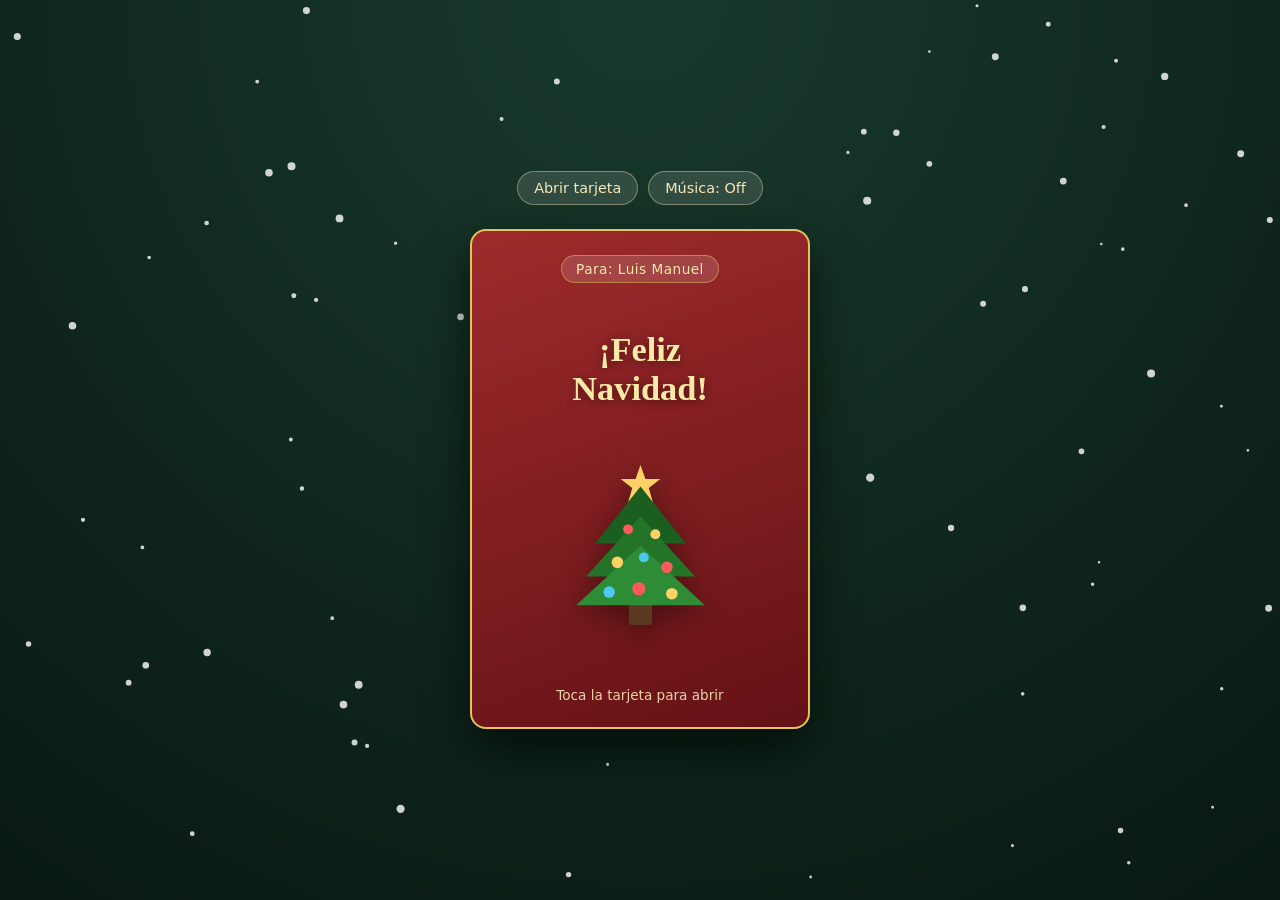
<file: carta.html>
<!DOCTYPE html>
<html lang="es">
<head>
  <meta charset="UTF-8" />
  <meta name="viewport" content="width=device-width, initial-scale=1.0" />
  <title>Feliz Navidad y Cruz Azul Campeón - Para Luis Manuel</title>
  <style>
    * {
      box-sizing: border-box;
      margin: 0;
      padding: 0;
    }

    body {
      min-height: 100vh;
      display: flex;
      flex-direction: column;
      align-items: center;
      justify-content: center;
      background: radial-gradient(circle at top, #183a2c 0%, #091812 100%);
      font-family: Georgia, "Times New Roman", serif;
      color: #fff;
      overflow-x: hidden;
      padding: 20px;
    }

    /* Nieve animada */
    #snow-canvas {
      position: fixed;
      top: 0;
      left: 0;
      width: 100%;
      height: 100%;
      pointer-events: none;
      z-index: 1;
    }

    /* Controles superiores */
    .controls {
      position: relative;
      z-index: 10;
      display: flex;
      gap: 10px;
      margin-bottom: 24px;
      flex-wrap: wrap;
      justify-content: center;
    }

    .btn {
      background: rgba(255, 255, 255, 0.12);
      color: #f8e7b9;
      border: 1px solid rgba(248, 231, 185, 0.4);
      padding: 8px 16px;
      border-radius: 999px;
      font-family: system-ui, -apple-system, sans-serif;
      font-size: 0.9rem;
      cursor: pointer;
      transition: background 0.25s, transform 0.2s;
    }

    .btn:hover {
      background: rgba(248, 231, 185, 0.25);
      transform: translateY(-1px);
    }

    /* Contenedor de la tarjeta */
    .card-container {
      position: relative;
      z-index: 10;
      width: 340px;
      height: 500px;
      perspective: 1500px;
    }

    /* Vistas (Portada vs Interior Cruz Azul) */
    .card-face {
      position: absolute;
      inset: 0;
      border-radius: 16px;
      box-shadow: 0 20px 45px rgba(0, 0, 0, 0.6);
      display: flex;
      flex-direction: column;
      align-items: center;
      justify-content: space-between;
      padding: 24px 20px;
      text-align: center;
      transition: opacity 0.5s ease, transform 0.5s ease;
    }

    /* Portada Navideña */
    .card-front {
      background: linear-gradient(160deg, #9e2a2b 0%, #641216 100%);
      border: 2px solid #e6c25b;
      cursor: pointer;
      z-index: 2;
      opacity: 1;
      transform: scale(1);
    }

    .card-container.is-open .card-front {
      opacity: 0;
      pointer-events: none;
      transform: scale(0.95);
    }

    .front-tag {
      background: rgba(255, 255, 255, 0.14);
      border: 1px solid rgba(230, 194, 91, 0.5);
      color: #fce9a8;
      padding: 5px 14px;
      border-radius: 999px;
      font-size: 0.85rem;
      letter-spacing: 0.5px;
      font-family: system-ui, sans-serif;
    }

    .front-title {
      font-size: 2.15rem;
      line-height: 1.15;
      color: #fce9a8;
      text-shadow: 0 2px 10px rgba(0, 0, 0, 0.45);
    }

    .tree-svg {
      width: 165px;
      height: 185px;
      filter: drop-shadow(0 8px 14px rgba(0, 0, 0, 0.4));
    }

    .ornament {
      animation: blink 1.8s infinite alternate;
    }

    .ornament:nth-child(even) {
      animation-delay: 0.9s;
    }

    @keyframes blink {
      0% { opacity: 0.55; }
      100% { opacity: 1; }
    }

    .tap-hint {
      font-family: system-ui, sans-serif;
      font-size: 0.85rem;
      color: #f8e7b9;
      opacity: 0.9;
    }

    /* Interior: Cruz Azul Campeón */
    .card-inside {
      background: linear-gradient(155deg, #003876 0%, #001c3d 100%);
      border: 2px solid #00bfff;
      color: #ffffff;
      z-index: 1;
      opacity: 0;
      pointer-events: none;
      transform: scale(1.03);
    }

    .card-container.is-open .card-inside {
      opacity: 1;
      pointer-events: auto;
      transform: scale(1);
    }

    .ca-header {
      font-family: system-ui, sans-serif;
      font-size: 0.82rem;
      text-transform: uppercase;
      letter-spacing: 1.5px;
      color: #7dd3fc;
      font-weight: 700;
    }

    .ca-title {
      font-size: 1.45rem;
      color: #ffffff;
      margin-top: 4px;
      font-weight: bold;
      text-shadow: 0 2px 8px rgba(0, 191, 255, 0.5);
    }

    .ca-message {
      font-size: 0.96rem;
      line-height: 1.45;
      color: #e0f2fe;
      font-style: italic;
    }

    .video-box {
      width: 100%;
      height: 200px;
      background: #000;
      border-radius: 10px;
      overflow: hidden;
      border: 2px solid #00bfff;
      box-shadow: 0 8px 20px rgba(0, 0, 0, 0.5);
      display: flex;
      align-items: center;
      justify-content: center;
    }

    .video-box video {
      width: 100%;
      height: 100%;
      object-fit: cover;
      display: block;
    }

    .ca-sender {
      font-size: 1rem;
      color: #7dd3fc;
      font-weight: bold;
    }

    .close-hint {
      font-family: system-ui, sans-serif;
      font-size: 0.78rem;
      color: #bae6fd;
      background: rgba(255, 255, 255, 0.12);
      border: 1px solid rgba(125, 211, 252, 0.4);
      padding: 5px 14px;
      border-radius: 999px;
      cursor: pointer;
    }

    .close-hint:hover {
      background: rgba(255, 255, 255, 0.22);
    }

    @media (max-width: 400px) {
      .card-container {
        width: 310px;
        height: 480px;
      }
    }
  </style>
</head>
<body>

  <canvas id="snow-canvas"></canvas>

  <div class="controls">
    <button class="btn" id="toggle-card-btn" type="button">Abrir tarjeta</button>
    <button class="btn" id="music-btn" type="button">Música: Off</button>
  </div>

  <div class="card-container" id="card-container">
    <!-- Portada Navideña -->
    <div class="card-face card-front" id="card-front" role="button" tabindex="0" aria-label="Abrir tarjeta navideña para Luis Manuel">
      <div class="front-tag">Para: Luis Manuel</div>
      <h1 class="front-title">¡Feliz<br>Navidad!</h1>

      <svg class="tree-svg" viewBox="0 0 200 220" xmlns="http://www.w3.org/2000/svg">
        <polygon points="100,10 106,27 124,27 110,38 115,55 100,45 85,55 90,38 76,27 94,27" fill="#ffd166" />
        <rect x="86" y="172" width="28" height="32" rx="4" fill="#5c3a21" />
        <polygon points="100,36 45,105 155,105" fill="#1b5e20" />
        <polygon points="100,72 34,145 166,145" fill="#237429" />
        <polygon points="100,108 22,180 178,180" fill="#2e8b36" />
        <circle class="ornament" cx="85" cy="88" r="6" fill="#ff595e" />
        <circle class="ornament" cx="118" cy="94" r="6" fill="#ffd166" />
        <circle class="ornament" cx="72" cy="128" r="7" fill="#ffd166" />
        <circle class="ornament" cx="104" cy="122" r="6" fill="#4cc9f0" />
        <circle class="ornament" cx="132" cy="134" r="7" fill="#ff595e" />
        <circle class="ornament" cx="62" cy="164" r="7" fill="#4cc9f0" />
        <circle class="ornament" cx="98" cy="160" r="8" fill="#ff595e" />
        <circle class="ornament" cx="138" cy="166" r="7" fill="#ffd166" />
      </svg>

      <div class="tap-hint">Toca la tarjeta para abrir</div>
    </div>

    <!-- Interior: Solo felicitación Cruz Azul + Video CA.mp4 -->
    <div class="card-face card-inside" id="card-inside">
      <div>
        <div class="ca-header">¡Regalo de Navidad Celeste! ⚽</div>
        <div class="ca-title">¡Cruz Azul Campeón!</div>
      </div>

      <p class="ca-message">
        ¡Muchas felicidades, Luis Manuel, porque Cruz Azul ganó la Liga MX! Que esta alegría celeste acompañe toda tu Navidad.
      </p>

      <div class="video-box">
        <video id="ca-video" src="CA.mp4" controls loop playsinline>
          Tu navegador no soporta la reproducción de video.
        </video>
      </div>

      <div class="ca-sender">Con cariño, Adrian</div>

      <button class="close-hint" id="close-card-btn" type="button">Volver a la portada</button>
    </div>
  </div>

  <script>
    (function () {
      var container = document.getElementById("card-container");
      var cardFront = document.getElementById("card-front");
      var toggleBtn = document.getElementById("toggle-card-btn");
      var closeBtn = document.getElementById("close-card-btn");
      var musicBtn = document.getElementById("music-btn");
      var video = document.getElementById("ca-video");
      var isOpen = false;

      function setCardState(open) {
        isOpen = open;
        if (isOpen) {
          container.classList.add("is-open");
          toggleBtn.textContent = "Cerrar tarjeta";
          if (video && typeof video.play === "function") {
            video.play().catch(function () {});
          }
        } else {
          container.classList.remove("is-open");
          toggleBtn.textContent = "Abrir tarjeta";
          if (video && typeof video.pause === "function") {
            video.pause();
          }
        }
      }

      cardFront.addEventListener("click", function () {
        setCardState(true);
      });

      cardFront.addEventListener("keydown", function (e) {
        if (e.key === "Enter" || e.key === " ") {
          e.preventDefault();
          setCardState(true);
        }
      });

      toggleBtn.addEventListener("click", function () {
        setCardState(!isOpen);
      });

      closeBtn.addEventListener("click", function () {
        setCardState(false);
      });

      /* Nieve en Canvas */
      var canvas = document.getElementById("snow-canvas");
      var ctx = canvas.getContext("2d");
      var width = 0;
      var height = 0;
      var flakes = [];

      function resizeCanvas() {
        width = canvas.width = window.innerWidth;
        height = canvas.height = window.innerHeight;
      }

      window.addEventListener("resize", resizeCanvas);
      resizeCanvas();

      for (var i = 0; i < 90; i++) {
        flakes.push({
          x: Math.random() * width,
          y: Math.random() * height,
          r: Math.random() * 3 + 1.2,
          speedY: Math.random() * 1.2 + 0.5,
          speedX: (Math.random() - 0.5) * 0.6
        });
      }

      function animateSnow() {
        ctx.clearRect(0, 0, width, height);
        ctx.fillStyle = "rgba(255, 255, 255, 0.8)";
        ctx.beginPath();
        for (var i = 0; i < flakes.length; i++) {
          var f = flakes[i];
          f.y += f.speedY;
          f.x += f.speedX;
          if (f.y > height) {
            f.y = -5;
            f.x = Math.random() * width;
          }
          if (f.x > width) f.x = 0;
          if (f.x < 0) f.x = width;
          ctx.moveTo(f.x, f.y);
          ctx.arc(f.x, f.y, f.r, 0, Math.PI * 2);
        }
        ctx.fill();
        requestAnimationFrame(animateSnow);
      }
      animateSnow();

      /* Música navideña con Web Audio API */
      var audioCtx = null;
      var isPlaying = false;
      var musicTimer = null;
      var noteIndex = 0;

      var melody = [
        [329.63, 250], [329.63, 250], [329.63, 500],
        [329.63, 250], [329.63, 250], [329.63, 500],
        [329.63, 250], [392.00, 250], [261.63, 350], [293.66, 150], [329.63, 700],
        [349.23, 250], [349.23, 250], [349.23, 350], [349.23, 150],
        [349.23, 250], [329.63, 250], [329.63, 250], [329.63, 250],
        [329.63, 250], [293.66, 250], [293.66, 250], [329.63, 250], [293.66, 500], [392.00, 500]
      ];

      function playNextNote() {
        if (!isPlaying) return;
        var note = melody[noteIndex];
        var freq = note[0];
        var dur = note[1];

        var osc = audioCtx.createOscillator();
        var gain = audioCtx.createGain();
        osc.type = "triangle";
        osc.frequency.value = freq;

        gain.gain.setValueAtTime(0.08, audioCtx.currentTime);
        gain.gain.exponentialRampToValueAtTime(0.001, audioCtx.currentTime + dur / 1000);

        osc.connect(gain);
        gain.connect(audioCtx.destination);
        osc.start();
        osc.stop(audioCtx.currentTime + dur / 1000);

        noteIndex = (noteIndex + 1) % melody.length;
        musicTimer = setTimeout(playNextNote, dur + 40);
      }

      musicBtn.addEventListener("click", function () {
        if (!isPlaying) {
          var AudioContextClass = window.AudioContext || window.webkitAudioContext;
          if (!AudioContextClass) return;
          if (!audioCtx) audioCtx = new AudioContextClass();
          if (audioCtx.state === "suspended") audioCtx.resume();
          isPlaying = true;
          musicBtn.textContent = "Música: On";
          playNextNote();
        } else {
          isPlaying = false;
          clearTimeout(musicTimer);
          musicBtn.textContent = "Música: Off";
        }
      });
    })();
  </script>
</body>
</html>
</file>
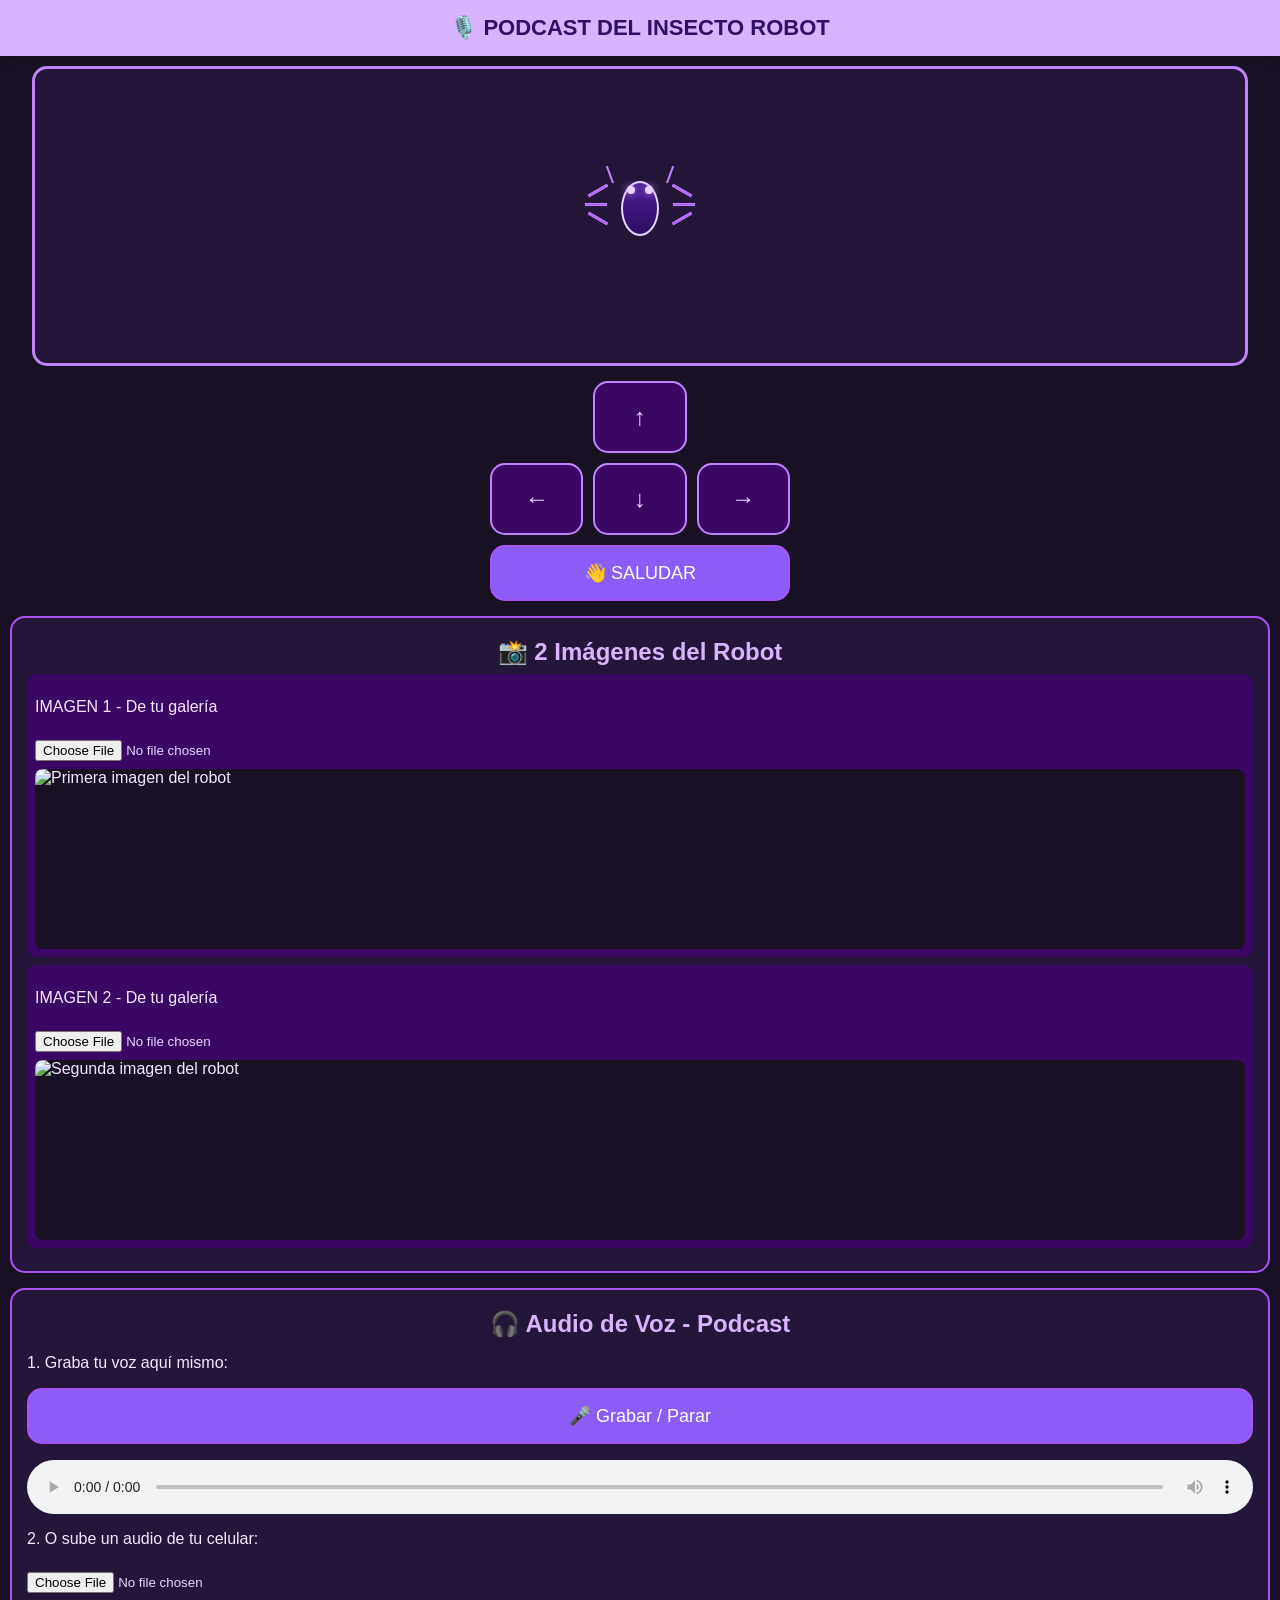
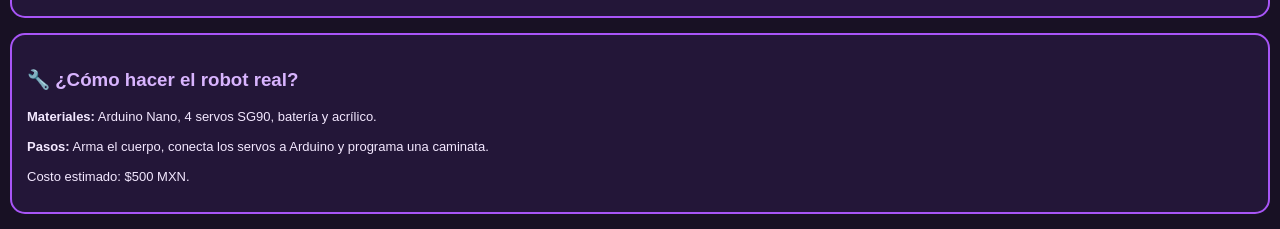
<file: Insect.html>
<!DOCTYPE html>
<html lang="es">
<head>
<meta charset="UTF-8">
<meta name="viewport" content="width=device-width, initial-scale=1.0">
<title>INSECTO ROBOT APP</title>

<style>
* {
  box-sizing: border-box;
}

html {
  min-height: 100%;
  overflow-y: auto;
  scroll-behavior: smooth;
  touch-action: pan-y;
}

body {
  margin: 0;
  min-height: 100vh;
  background: #181124; /* Fondo violeta oscuro profundo */
  color: #f3e8ff; /* Texto lavanda claro */
  font-family: Arial, sans-serif;
  text-align: center;
  overflow-x: hidden;
  overflow-y: auto;
  touch-action: pan-y;
}

header {
  background: #d8b4fe; /* Lavanda brillante */
  color: #2e1065; /* Texto morado oscuro para buen contraste */
  padding: 15px;
  font-size: 22px;
  font-weight: bold;
  position: sticky;
  top: 0;
  z-index: 10;
  box-shadow: 0 2px 10px rgba(0,0,0,0.3);
}

#arena {
  width: 95%;
  height: 300px;
  background: #231638; /* Violeta oscuro para el área de juego */
  border: 3px solid #c084fc; /* Borde lavanda neón */
  border-radius: 15px;
  margin: 10px auto;
  position: relative;
  overflow: hidden;
  touch-action: pan-y;
}

#insecto {
  position: absolute;
  left: 50%;
  top: 50%;
  transform: translate(-50%, -50%);
  transition: left .2s, top .2s;
  width: 70px;
  height: 70px;
  pointer-events: none;
}

.cuerpo {
  width: 38px;
  height: 55px;
  background: linear-gradient(#4c1d95, #2e1065); /* Gradiente morado oscuro */
  border-radius: 50%;
  border: 2px solid #e9d5ff; /* Borde lavanda suave */
  margin: 0 auto;
  position: relative;
  z-index: 2;
}

.ojo {
  width: 8px;
  height: 8px;
  background: #e9d5ff;
  border-radius: 50%;
  display: inline-block;
  margin: 3px;
  box-shadow: 0 0 8px #c084fc; /* Brillo morado */
}

.antena {
  width: 2px;
  height: 18px;
  background: #c084fc;
  position: absolute;
  top: -16px;
  transform-origin: bottom;
}

.antena.izq {
  left: 7px;
  transform: rotate(-20deg);
}

.antena.der {
  right: 7px;
  transform: rotate(20deg);
}

.pata {
  position: absolute;
  width: 22px;
  height: 3px;
  background: #a855f7;
  border: 1px solid #c084fc;
}

.i1 { top: 8px; left: -18px; transform: rotate(-30deg); }
.i2 { top: 22px; left: -20px; }
.i3 { top: 36px; left: -18px; transform: rotate(30deg); }
.d1 { top: 8px; right: -18px; transform: rotate(30deg); }
.d2 { top: 22px; right: -20px; }
.d3 { top: 36px; right: -18px; transform: rotate(-30deg); }

.saludando .antena.der {
  animation: saludo .3s infinite alternate;
}

@keyframes saludo {
  from { transform: rotate(20deg); }
  to { transform: rotate(70deg); }
}

#controles {
  display: grid;
  grid-template-columns: repeat(3, 1fr);
  gap: 10px;
  width: 90%;
  max-width: 300px;
  margin: 15px auto;
}

.btn {
  padding: 20px 0;
  font-size: 24px;
  background: #3b0764; /* Violeta intenso */
  border: 2px solid #c084fc;
  color: #e9d5ff;
  border-radius: 15px;
  user-select: none;
  -webkit-user-select: none;
  touch-action: manipulation;
  cursor: pointer;
}

.btn:active {
  background: #c084fc;
  color: #2e1065;
}

.btn-saludar {
  grid-column: 1 / 4;
  background: #8b5cf6; /* Morado violeta vibrante */
  border-color: #a855f7;
  color: white;
  font-size: 18px;
  padding: 15px;
}

.card {
  background: #231638;
  border: 2px solid #a855f7;
  border-radius: 15px;
  padding: 15px;
  margin: 15px 10px;
  text-align: left;
  overflow-wrap: anywhere;
}

.card h2 {
  color: #d8b4fe;
  text-align: center;
  margin: 5px 0;
}

.img-box {
  width: 100%;
  background: #3b0764;
  border-radius: 10px;
  padding: 8px;
  margin: 8px 0;
}

.img-box img {
  display: block;
  width: 100%;
  height: 180px;
  object-fit: cover;
  border-radius: 8px;
  background: #181124;
}

input[type="file"] {
  width: 100%;
  max-width: 100%;
  margin: 8px 0;
  color: #e9d5ff;
}

audio {
  display: block;
  width: 100%;
  max-width: 100%;
}

button {
  font-family: inherit;
}

</style>
</head>

<body>

<header>🎙️ PODCAST DEL INSECTO ROBOT</header>

<div id="arena">
  <div id="insecto">
    <div class="antena izq"></div>
    <div class="antena der"></div>
    <div class="pata i1"></div>
    <div class="pata i2"></div>
    <div class="pata i3"></div>
    <div class="pata d1"></div>
    <div class="pata d2"></div>
    <div class="pata d3"></div>
    <div class="cuerpo">
      <div class="ojo"></div>
      <div class="ojo"></div>
    </div>
  </div>
</div>

<div id="controles">
  <div></div>
  <button class="btn" onclick="mover('arriba')">↑</button>
  <div></div>

  <button class="btn" onclick="mover('izquierda')">←</button>
  <button class="btn" onclick="mover('abajo')">↓</button>
  <button class="btn" onclick="mover('derecha')">→</button>

  <button class="btn btn-saludar" onclick="saludar()">
    👋 SALUDAR
  </button>
</div>

<div class="card">
  <h2>📸 2 Imágenes del Robot</h2>

  <div class="img-box">
    <p>IMAGEN 1 - De tu galería</p>
    <input type="file" accept="image/*"
      onchange="cargarImg(this,'img1')">
    <img id="img1" alt="Primera imagen del robot">
  </div>

  <div class="img-box">
    <p>IMAGEN 2 - De tu galería</p>
    <input type="file" accept="image/*"
      onchange="cargarImg(this,'img2')">
    <img id="img2" alt="Segunda imagen del robot">
  </div>
</div>

<div class="card">
  <h2>🎧 Audio de Voz - Podcast</h2>

  <p>1. Graba tu voz aquí mismo:</p>

  <button class="btn btn-saludar"
    style="width:100%"
    onclick="grabarAudio()">
    🎤 Grabar / Parar
  </button>

  <p id="estadoAudio"
     style="color:#d8b4fe;text-align:center">
  </p>

  <audio id="player" controls></audio>

  <p>2. O sube un audio de tu celular:</p>
  <input type="file" accept="audio/*"
    onchange="cargarAudio(this)">
</div>

<div class="card">
  <h3 style="color:#d8b4fe">
    🔧 ¿Cómo hacer el robot real?
  </h3>

  <p style="font-size:13px">
    <b>Materiales:</b> Arduino Nano, 4 servos SG90,
    batería y acrílico.
    <br><br>
    <b>Pasos:</b> Arma el cuerpo, conecta los servos
    a Arduino y programa una caminata.
    <br><br>
    Costo estimado: $500 MXN.
  </p>
</div>

<script>
let x = 50;
let y = 50;

const insecto = document.getElementById('insecto');

function mover(dir) {
  if (dir === 'arriba' && y > 15) y -= 12;
  if (dir === 'abajo' && y < 85) y += 12;
  if (dir === 'izquierda' && x > 15) x -= 12;
  if (dir === 'derecha' && x < 85) x += 12;

  insecto.style.left = x + '%';
  insecto.style.top = y + '%';

  if (navigator.vibrate) navigator.vibrate(30);
}

function saludar() {
  insecto.classList.add('saludando');

  if (navigator.vibrate) {
    navigator.vibrate([50, 50, 100]);
  }

  setTimeout(() => {
    insecto.classList.remove('saludando');
  }, 2000);
}

let urlsImagenes = [];

function cargarImg(input, id) {
  const file = input.files[0];

  if (file) {
    const url = URL.createObjectURL(file);
    urlsImagenes.push(url);
    document.getElementById(id).src = url;
  }
}

let urlAudio;
let mediaRecorder;
let audioChunks = [];
let grabando = false;

function cargarAudio(input) {
  const file = input.files[0];

  if (file) {
    if (urlAudio) URL.revokeObjectURL(urlAudio);

    urlAudio = URL.createObjectURL(file);
    document.getElementById('player').src = urlAudio;
    document.getElementById('estadoAudio').innerText =
      '✅ Audio cargado';
  }
}

async function grabarAudio() {
  const estado = document.getElementById('estadoAudio');
  const player = document.getElementById('player');

  try {
    if (grabando && mediaRecorder) {
      mediaRecorder.stop();
      grabando = false;
      estado.innerText = '⏳ Procesando audio...';
      return;
    }

    if (!navigator.mediaDevices ||
        !navigator.mediaDevices.getUserMedia ||
        !window.MediaRecorder) {
      estado.innerText =
        'Tu navegador no permite grabar aquí. Abre la página en un navegador compatible y usa HTTPS.';
      return;
    }

    const stream = await navigator.mediaDevices.getUserMedia({
      audio: true
    });

    const tipos = [
      'audio/webm;codecs=opus',
      'audio/webm',
      'audio/mp4'
    ];

    let opciones = {};

    if (MediaRecorder.isTypeSupported) {
      const tipo = tipos.find(t =>
        MediaRecorder.isTypeSupported(t)
      );

      if (tipo) opciones.mimeType = tipo;
    }

    mediaRecorder = new MediaRecorder(stream, opciones);
    audioChunks = [];

    mediaRecorder.ondataavailable = e => {
      if (e.data.size > 0) audioChunks.push(e.data);
    };

    mediaRecorder.onstop = () => {
      const blob = new Blob(audioChunks, {
        type: mediaRecorder.mimeType || 'audio/webm'
      });

      if (urlAudio) URL.revokeObjectURL(urlAudio);

      urlAudio = URL.createObjectURL(blob);
      player.src = urlAudio;

      estado.innerText = '✅ Audio grabado correctamente';

      stream.getTracks().forEach(track => track.stop());
    };

    mediaRecorder.start();
    grabando = true;

    estado.innerText =
      '🔴 Grabando... toca de nuevo para detener';

  } catch (error) {
    grabando = false;
    estado.innerText =
      '❌ No se pudo acceder al micrófono. Revisa los permisos.';
  }
}
</script>

</body>
</html>
</file>
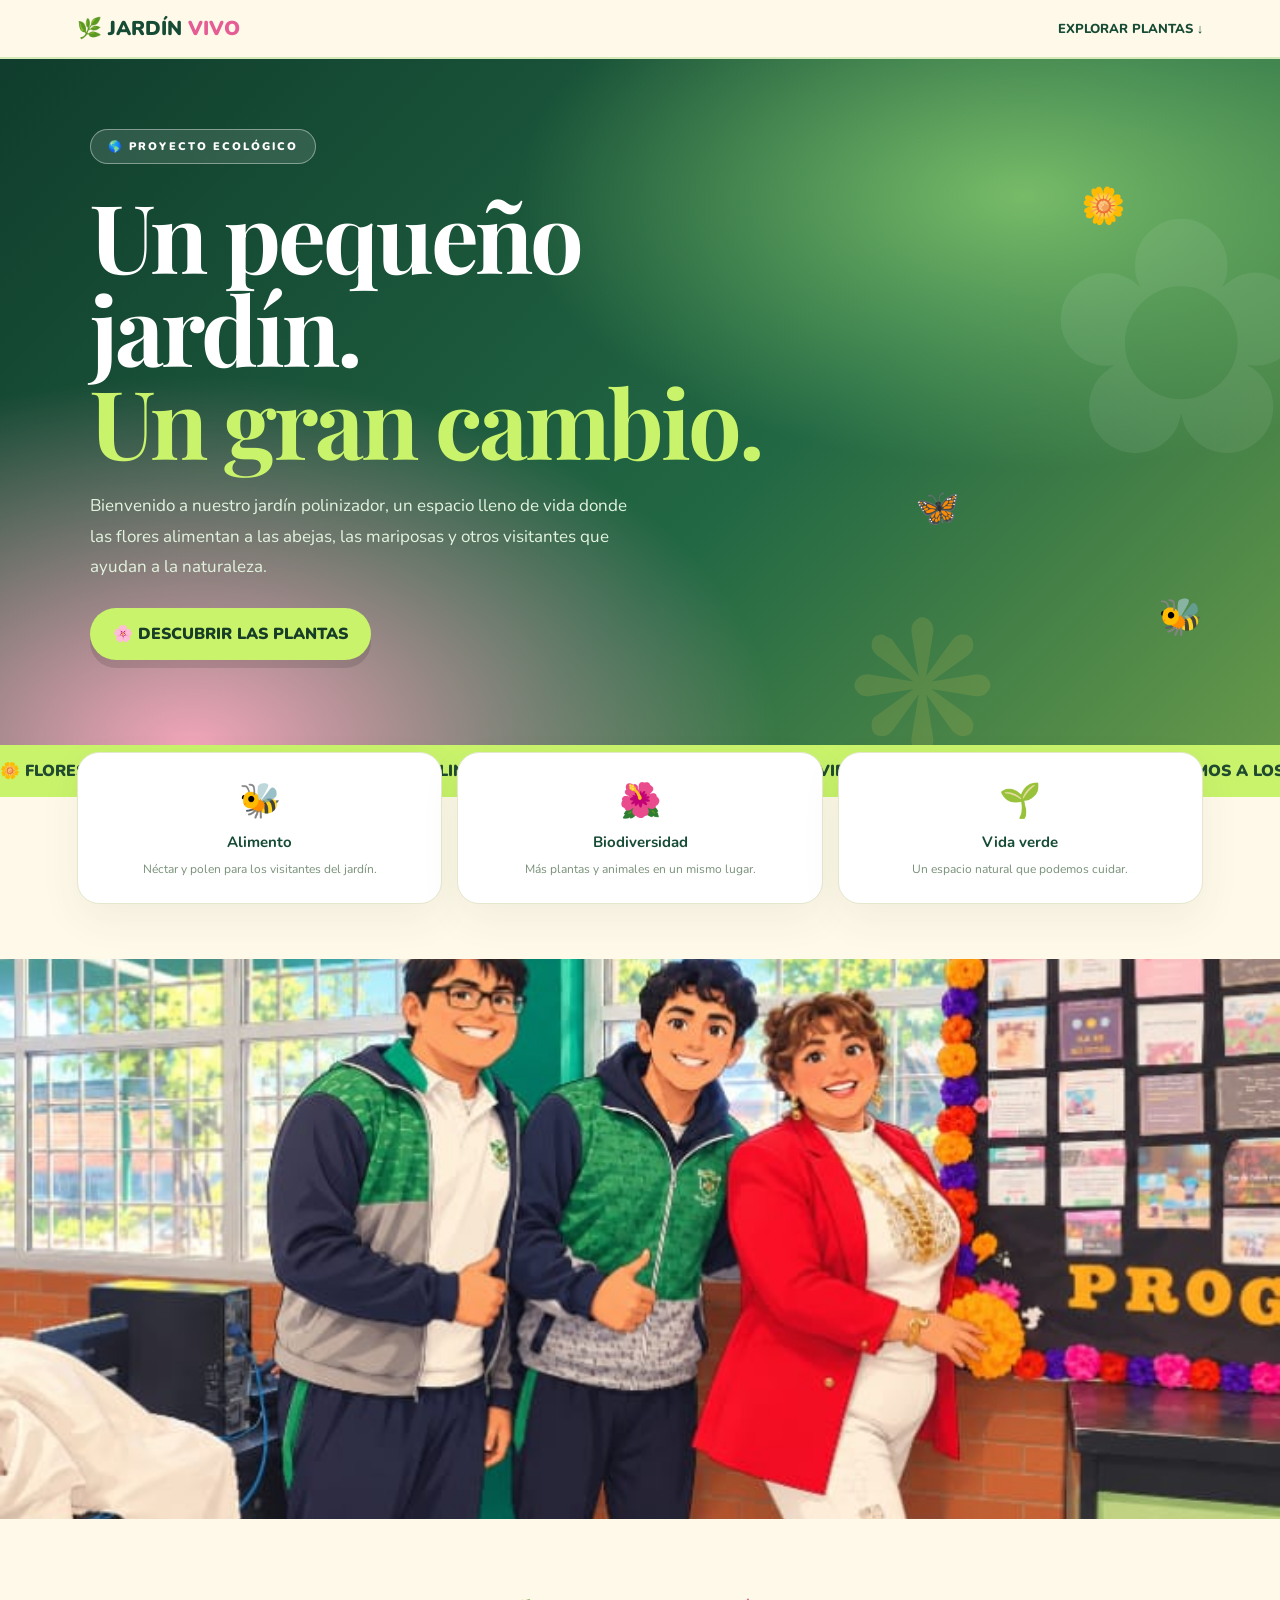
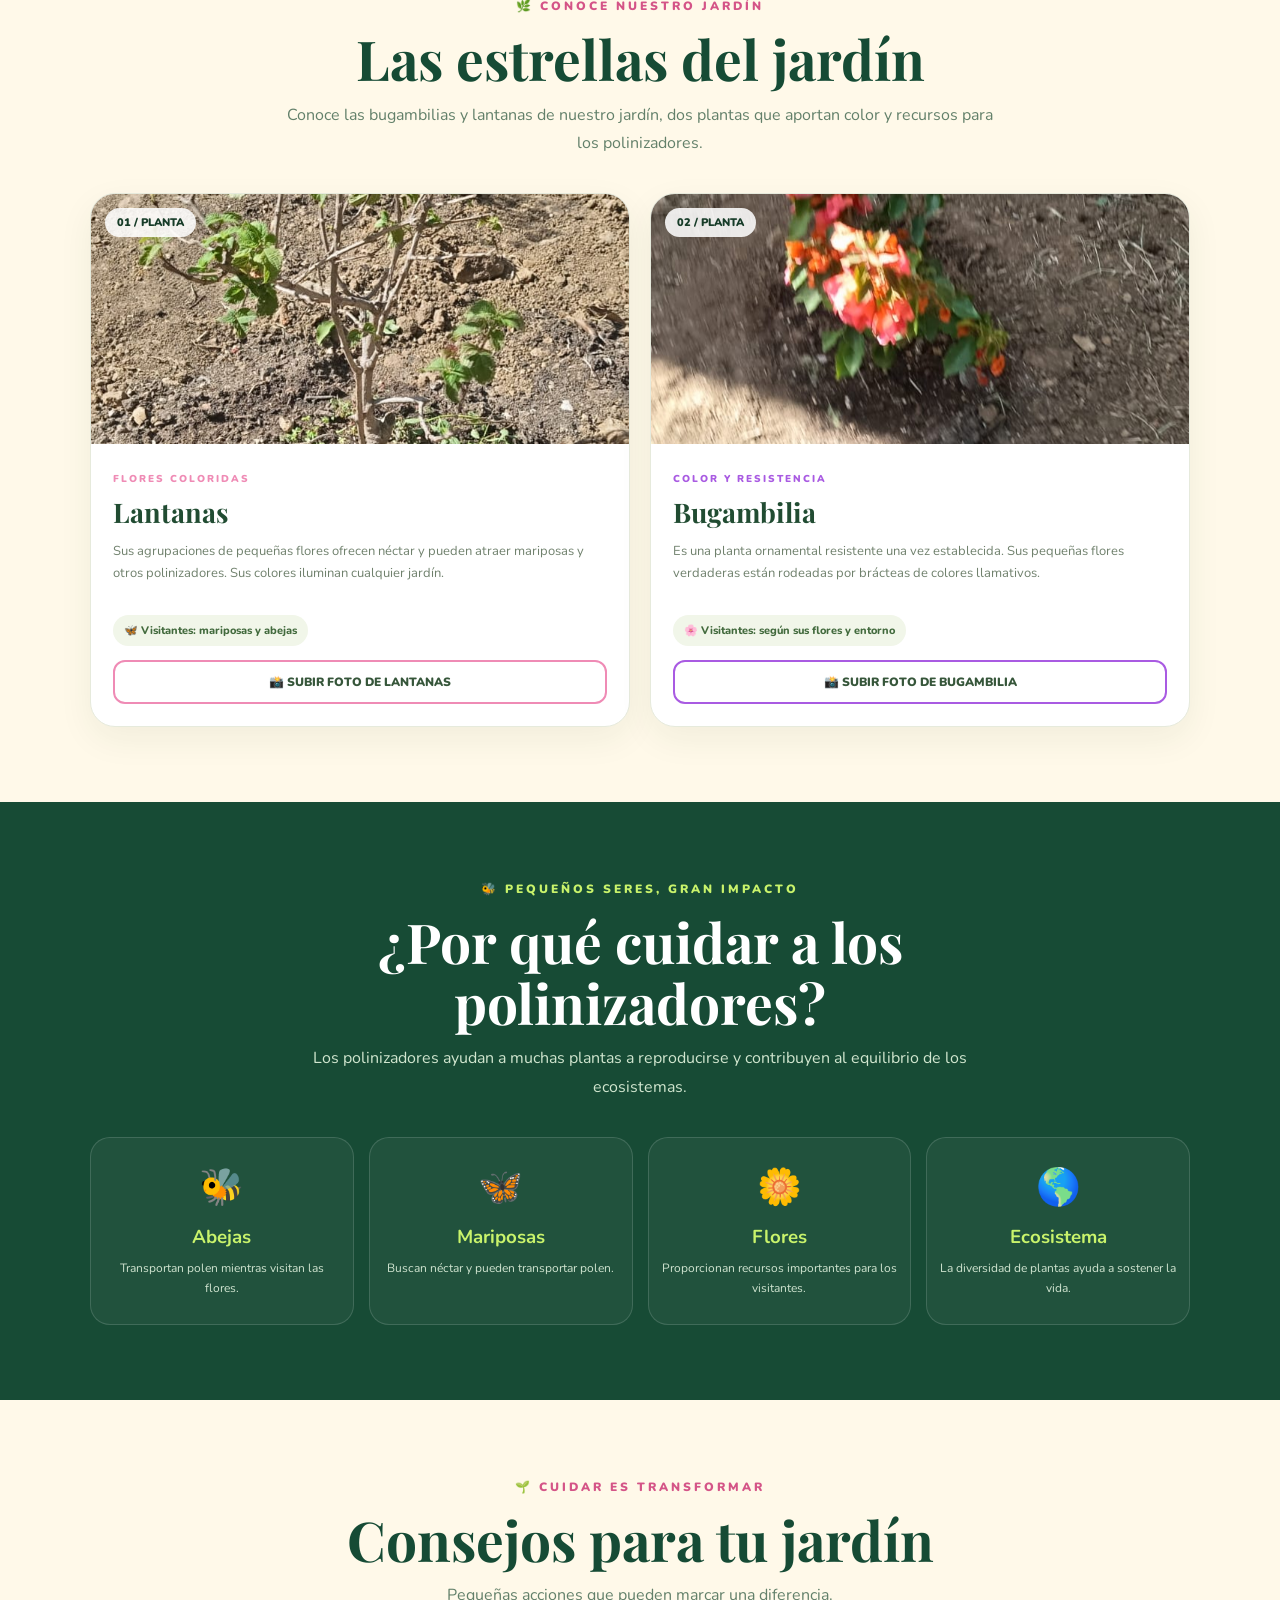
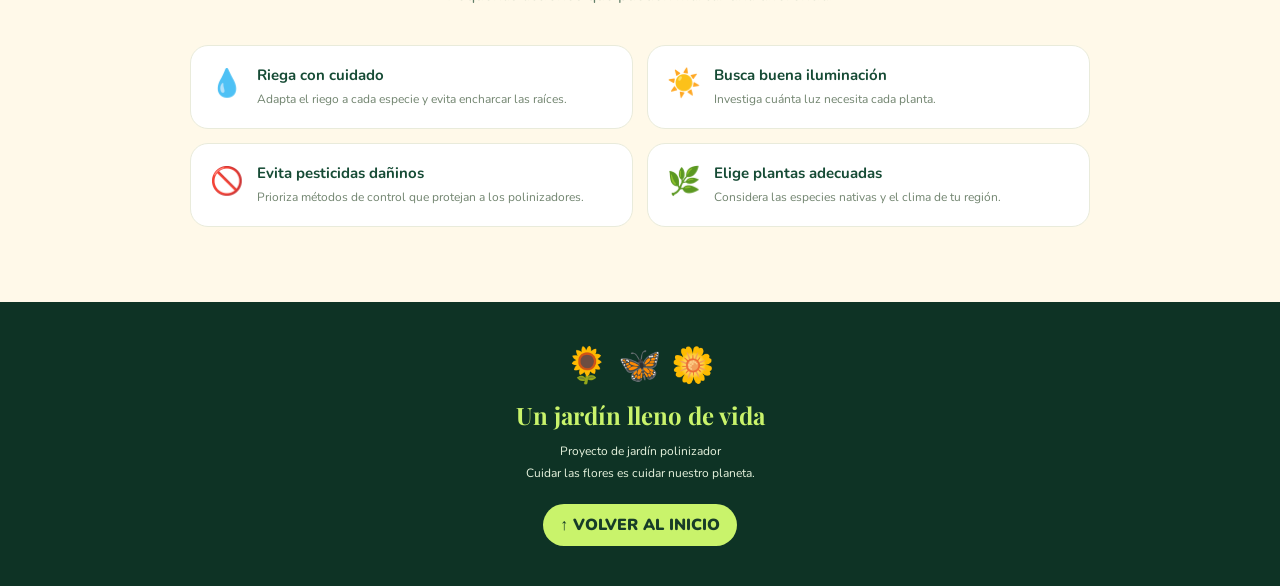
<file: Jardinpoli.html>
<!DOCTYPE html>
<html lang="es">
<head>
<meta charset="UTF-8">
<meta name="viewport" content="width=device-width, initial-scale=1.0">
<title>🌸 Jardín Polinizador</title>

<style>
@import url('https://fonts.googleapis.com/css2?family=Nunito:wght@400;600;800;900&family=Playfair+Display:wght@700;900&display=swap');

:root {
  --verde: #164b35;
  --verde2: #287849;
  --lima: #c9f36b;
  --crema: #fff9e9;
  --rosa: #ff70ad;
  --amarillo: #ffd95a;
}

* {
  box-sizing: border-box;
  margin: 0;
  padding: 0;
}

html { scroll-behavior: smooth; }

body {
  font-family: 'Nunito', sans-serif;
  color: var(--verde);
  background: var(--crema);
  overflow-x: hidden;
}

button, input { font: inherit; }

/* 🌸 CURSOR FLORAL PERSONALIZADO */
@media (hover: hover) and (pointer: fine) {
  * {
    cursor: url("data:image/svg+xml,%3Csvg xmlns='http://www.w3.org/2000/svg' width='32' height='32' viewBox='0 0 32 32'%3E%3Cg transform='translate(16 16)'%3E%3Cellipse cy='-7' rx='5' ry='8' fill='%23ff70ad'/%3E%3Cellipse cy='7' rx='5' ry='8' fill='%23ff70ad'/%3E%3Cellipse cx='-7' rx='8' ry='5' fill='%23ff9ecb'/%3E%3Cellipse cx='7' rx='8' ry='5' fill='%23ff9ecb'/%3E%3Ccircle r='5' fill='%23ffd95a'/%3E%3C/g%3E%3C/svg%3E") 16 16, auto;
  }
}

/* Flores que aparecen al mover el cursor o el dedo */
.florecita-cursor {
  position: fixed;
  left: 0;
  top: 0;
  z-index: 99999;
  pointer-events: none;
  font-size: 23px;
  line-height: 1;
  transform: translate(-50%, -50%);
  animation: florDesaparece .9s ease-out forwards;
  filter: drop-shadow(0 2px 3px #164b3540);
  will-change: transform, opacity;
}

@keyframes florDesaparece {
  0% {
    opacity: 1;
    transform: translate(-50%, -50%) scale(.5) rotate(0deg);
  }
  100% {
    opacity: 0;
    transform: translate(-50%, -100%) scale(1.5) rotate(100deg);
  }
}

/* BARRA SUPERIOR */
nav {
  position: sticky;
  top: 0;
  z-index: 50;
  display: flex;
  justify-content: space-between;
  align-items: center;
  gap: 12px;
  padding: 15px 6%;
  background: rgba(255,249,233,.93);
  backdrop-filter: blur(14px);
  border-bottom: 2px solid #d6e9b9;
}

.logo { font-size: 20px; font-weight: 900; }
.logo span { color: #e45d94; }

nav a {
  color: var(--verde);
  text-decoration: none;
  font-size: 13px;
  font-weight: 800;
}

/* PORTADA */
.hero {
  position: relative;
  min-height: 590px;
  padding: 70px 7% 85px;
  overflow: hidden;
  color: white;
  background:
    radial-gradient(ellipse at 80% 20%,#77bb68 0%,transparent 35%),
    radial-gradient(ellipse at 15% 100%,#f1a5b9 0%,transparent 38%),
    linear-gradient(135deg,#103d2d,#226844 60%,#65984a);
}

.hero::before {
  content: "✿";
  position: absolute;
  font-size: 330px;
  right: -40px;
  top: 60px;
  color: rgba(255,255,255,.07);
  animation: girar 35s linear infinite;
}

.hero::after {
  content: "❋";
  position: absolute;
  font-size: 180px;
  right: 22%;
  bottom: -70px;
  color: rgba(255,217,90,.13);
  animation: girar 25s linear infinite reverse;
}

@keyframes girar { to { transform: rotate(360deg); } }

.hero-contenido { position: relative; z-index: 2; max-width: 760px; }

.etiqueta {
  display: inline-block;
  padding: 9px 17px;
  border: 1px solid rgba(255,255,255,.4);
  border-radius: 50px;
  background: rgba(255,255,255,.12);
  letter-spacing: 2px;
  font-size: 11px;
  font-weight: 900;
}

.hero h1 {
  margin: 24px 0;
  font-family: 'Playfair Display',serif;
  font-size: clamp(45px,9vw,95px);
  line-height: .98;
  letter-spacing: -3px;
}

.hero h1 span { display: block; color: var(--lima); }

.hero p {
  max-width: 560px;
  color: #e2f4df;
  font-size: 17px;
  line-height: 1.8;
}

.boton {
  display: inline-block;
  margin-top: 25px;
  padding: 15px 23px;
  border: 0;
  border-radius: 50px;
  color: #173c28;
  background: var(--lima);
  text-decoration: none;
  font-weight: 900;
  box-shadow: 0 8px 0 rgba(0,0,0,.12);
  transition: .25s;
}

.boton:hover { transform: translateY(-4px); box-shadow: 0 12px 25px #071d153d; }

.flor-flotante {
  position: absolute;
  font-size: 36px;
  animation: flotar 4s ease-in-out infinite;
}
.f1 { right: 12%; top: 18%; }
.f2 { right: 25%; top: 62%; animation-delay: 1s; }
.f3 { right: 6%; bottom: 15%; animation-delay: 2s; }

@keyframes flotar {
  0%,100% { transform: translateY(0) rotate(-8deg); }
  50% { transform: translateY(-20px) rotate(12deg); }
}

/* CINTA */
.cinta {
  overflow: hidden;
  padding: 15px 0;
  color: #214b30;
  background: var(--lima);
  font-weight: 900;
  white-space: nowrap;
}
.cinta div {
  display: inline-block;
  min-width: max-content;
  animation: correr 24s linear infinite;
}
@keyframes correr { to { transform: translateX(-50%); } }

/* SECCIONES */
.seccion { padding: 75px 6%; }

.encabezado {
  max-width: 720px;
  margin: 0 auto 35px;
  text-align: center;
}

.mini {
  color: #d45487;
  font-size: 12px;
  font-weight: 900;
  letter-spacing: 3px;
  text-transform: uppercase;
}

.encabezado h2 {
  margin: 12px 0;
  font-family: 'Playfair Display',serif;
  font-size: clamp(32px,6vw,55px);
  line-height: 1.1;
}

.encabezado p { color: #63806a; line-height: 1.8; }

/* BENEFICIOS */
.beneficios {
  display: grid;
  grid-template-columns: repeat(3,1fr);
  gap: 15px;
  margin: -45px 6% 0;
  position: relative;
  z-index: 3;
}

.beneficio {
  padding: 25px 12px;
  border: 1px solid #e4e7ce;
  border-radius: 22px;
  background: white;
  text-align: center;
  box-shadow: 0 15px 40px #183c2010;
  transition: .3s;
}
.beneficio:hover { transform: translateY(-8px); }
.beneficio .emoji { font-size: 34px; }
.beneficio h3 { margin: 8px 0; font-size: 15px; }
.beneficio p { color: #789078; font-size: 12px; line-height: 1.5; }

/* BANNER */
.banner-came {
  height: clamp(300px, 48vw, 560px);
  margin-top: 55px;
  overflow: hidden;
}
.banner-came img {
  display: block;
  width: 100%;
  height: 100%;
  object-fit: cover;
  object-position: center;
}

/* GALERÍA */
.galeria {
  display: grid;
  grid-template-columns: repeat(2,minmax(0,1fr));
  gap: 20px;
  max-width: 1100px;
  margin: auto;
}

.planta {
  --acento: #ef8bb5;
  position: relative;
  overflow: hidden;
  border-radius: 25px;
  background: white;
  border: 1px solid #e6eadc;
  box-shadow: 0 12px 35px #183c2010;
  transition: transform .35s, box-shadow .35s;
}
.planta:hover { transform: translateY(-8px); box-shadow: 0 22px 45px #183c2020; }
.planta:nth-child(2) { --acento: #a95be2; }

.foto {
  position: relative;
  height: 250px;
  overflow: hidden;
  background:
    radial-gradient(circle at 25% 25%,#ffffffa0 0 3px,transparent 4px),
    linear-gradient(135deg,#e5f3d8,#b3d5a3);
}

.foto img {
  width: 100%;
  height: 100%;
  object-fit: cover;
  display: block;
  transition: transform .6s;
}
.planta:hover .foto img { transform: scale(1.07); }

.numero {
  position: absolute;
  top: 14px;
  left: 14px;
  z-index: 2;
  padding: 7px 12px;
  border-radius: 30px;
  color: #173c28;
  background: #ffffffdd;
  font-size: 11px;
  font-weight: 900;
}

.foto-vacia {
  width: 100%;
  height: 100%;
  display: flex;
  flex-direction: column;
  align-items: center;
  justify-content: center;
  gap: 9px;
  padding: 15px;
  color: #47744d;
  text-align: center;
}
.foto-vacia .icono {
  display: grid;
  place-items: center;
  width: 72px;
  height: 72px;
  border: 2px dashed #80a77a;
  border-radius: 50%;
  background: #ffffff80;
  font-size: 34px;
  transition: .3s;
}
.planta:hover .icono { transform: rotate(12deg) scale(1.1); }
.foto-vacia strong { font-size: 14px; }
.foto-vacia small { font-size: 11px; }

.info { padding: 22px; }
.tipo {
  color: var(--acento);
  font-size: 10px;
  font-weight: 900;
  letter-spacing: 2px;
  text-transform: uppercase;
}
.info h3 {
  margin: 6px 0 10px;
  color: #214c32;
  font-family: 'Playfair Display',serif;
  font-size: 27px;
}
.info p {
  min-height: 60px;
  color: #70816d;
  font-size: 13px;
  line-height: 1.7;
}
.dato {
  display: inline-block;
  margin-top: 15px;
  padding: 8px 11px;
  border-radius: 30px;
  background: #f1f6e9;
  color: #426a3d;
  font-size: 11px;
  font-weight: 800;
}

.subir {
  display: block;
  margin-top: 14px;
  padding: 12px;
  border: 2px solid var(--acento);
  border-radius: 12px;
  color: #36563a;
  background: white;
  font-size: 12px;
  font-weight: 900;
  text-align: center;
  cursor: pointer;
  transition: .25s;
}
.subir:hover { background: var(--acento); color: white; }
.subir input { display: none; }

/* IMPORTANCIA */
.importancia { color: white; background: #174b35; }
.importancia .encabezado p { color: #d1e6cf; }
.datos-grid {
  display: grid;
  grid-template-columns: repeat(4,1fr);
  gap: 15px;
  max-width: 1100px;
  margin: auto;
}
.dato-card {
  padding: 25px 12px;
  border: 1px solid #ffffff25;
  border-radius: 20px;
  background: #ffffff0b;
  text-align: center;
  transition: .3s;
}
.dato-card:hover { background: #ffffff18; transform: scale(1.03); }
.dato-card span { font-size: 36px; }
.dato-card h3 { margin: 12px 0 8px; color: var(--lima); }
.dato-card p { color: #d0e4d0; font-size: 12px; line-height: 1.7; }

/* CONSEJOS */
.consejos {
  display: grid;
  grid-template-columns: repeat(2,1fr);
  gap: 14px;
  max-width: 900px;
  margin: auto;
}
.consejo {
  display: flex;
  gap: 13px;
  align-items: flex-start;
  padding: 19px;
  border-radius: 18px;
  background: white;
  border: 1px solid #e9ebdb;
}
.consejo span { font-size: 27px; }
.consejo h3 { margin-bottom: 5px; font-size: 15px; }
.consejo p { color: #71846f; font-size: 12px; line-height: 1.6; }

/* PIE */
footer {
  padding: 40px 20px;
  color: #e8f4df;
  background: #0e3325;
  text-align: center;
}
footer .flor { font-size: 35px; }
footer h2 { margin: 10px 0; font-family: 'Playfair Display',serif; color: var(--lima); }
footer p { font-size: 12px; line-height: 1.8; }
.arriba {
  display: inline-block;
  margin-top: 20px;
  color: #173c28;
  background: var(--lima);
  border-radius: 50px;
  padding: 10px 17px;
  text-decoration: none;
  font-weight: 900;
}

/* CELULARES */
@media(max-width:600px) {
  nav { padding: 13px 4%; }
  .logo { font-size: 16px; }
  nav a { font-size: 11px; }
  .hero { min-height: 540px; padding: 65px 7%; }
  .hero h1 { letter-spacing: -2px; }
  .hero p { font-size: 14px; }
  .beneficios { gap: 8px; margin-left: 4%; margin-right: 4%; }
  .beneficio { padding: 17px 6px; }
  .beneficio .emoji { font-size: 26px; }
  .beneficio h3 { font-size: 12px; }
  .beneficio p { font-size: 10px; }
  .seccion { padding: 60px 4%; }
  .galeria { gap: 12px; }
  .foto { height: 160px; }
  .info { padding: 14px; }
  .info h3 { font-size: 21px; }
  .info p { font-size: 12px; }
  .datos-grid { grid-template-columns: repeat(2,1fr); }
  .consejos { grid-template-columns: 1fr; }
  .foto-vacia .icono { width: 55px; height: 55px; font-size: 27px; }
}

@media(prefers-reduced-motion:reduce) {
  *, *::before, *::after {
    animation-duration: .01ms !important;
    transition-duration: .01ms !important;
    scroll-behavior: auto !important;
  }
}
</style>
</head>

<body id="inicio">

<nav>
  <div class="logo">🌿 JARDÍN<span> VIVO</span></div>
  <a href="#plantas">EXPLORAR PLANTAS ↓</a>
</nav>

<section class="hero">
  <div class="flor-flotante f1">🌼</div>
  <div class="flor-flotante f2">🦋</div>
  <div class="flor-flotante f3">🐝</div>

  <div class="hero-contenido">
    <span class="etiqueta">🌎 PROYECTO ECOLÓGICO</span>
    <h1>Un pequeño jardín.<span>Un gran cambio.</span></h1>
    <p>
      Bienvenido a nuestro jardín polinizador, un espacio
      lleno de vida donde las flores alimentan a las abejas,
      las mariposas y otros visitantes que ayudan a la naturaleza.
    </p>
    <a class="boton" href="#plantas">🌸 DESCUBRIR LAS PLANTAS</a>
  </div>
</section>

<div class="cinta">
  <div>
    🌼 FLORES PARA LA VIDA · 🐝 PROTEJAMOS A LOS POLINIZADORES ·
    🦋 MÁS NATURALEZA · 🌿 MÁS VIDA · 🌼 FLORES PARA LA VIDA ·
    🐝 PROTEJAMOS A LOS POLINIZADORES · 🦋 MÁS NATURALEZA · 🌿 MÁS VIDA ·
  </div>
</div>

<section class="beneficios">
  <div class="beneficio">
    <div class="emoji">🐝</div><h3>Alimento</h3>
    <p>Néctar y polen para los visitantes del jardín.</p>
  </div>
  <div class="beneficio">
    <div class="emoji">🌺</div><h3>Biodiversidad</h3>
    <p>Más plantas y animales en un mismo lugar.</p>
  </div>
  <div class="beneficio">
    <div class="emoji">🌱</div><h3>Vida verde</h3>
    <p>Un espacio natural que podemos cuidar.</p>
  </div>
</section>

<div class="banner-came">
  <img src="came.jpg" alt="Comunidad escolar en una exposición de proyectos">
</div>

<section class="seccion" id="plantas">
  <div class="encabezado">
    <span class="mini">🌿 CONOCE NUESTRO JARDÍN</span>
    <h2>Las estrellas del jardín</h2>
    <p>Conoce las bugambilias y lantanas de nuestro jardín, dos plantas que aportan color y recursos para los polinizadores.</p>
  </div>

  <div class="galeria">
    <article class="planta">
      <div class="foto">
        <span class="numero">01 / PLANTA</span>
        <img src="lantana.jpg" alt="Flores de lantana" onerror="this.style.display='none'">
        <div class="foto-vacia"><div class="icono">🌼</div><strong>Foto de las lantanas</strong><small>Agrega aquí tu fotografía</small></div>
      </div>
      <div class="info">
        <span class="tipo">Flores coloridas</span><h3>Lantanas</h3>
        <p>Sus agrupaciones de pequeñas flores ofrecen néctar y pueden atraer mariposas y otros polinizadores. Sus colores iluminan cualquier jardín.</p>
        <span class="dato">🦋 Visitantes: mariposas y abejas</span>
        <label class="subir">📸 SUBIR FOTO DE LANTANAS<input type="file" accept="image/*" onchange="ponerFoto(this)"></label>
      </div>
    </article>

    <article class="planta">
      <div class="foto">
        <span class="numero">02 / PLANTA</span>
        <img src="bugambilia.jpg" alt="Bugambilia en flor" onerror="this.style.display='none'">
        <div class="foto-vacia"><div class="icono">🌺</div><strong>Foto de la bugambilia</strong><small>Agrega aquí tu fotografía</small></div>
      </div>
      <div class="info">
        <span class="tipo">Color y resistencia</span><h3>Bugambilia</h3>
        <p>Es una planta ornamental resistente una vez establecida. Sus pequeñas flores verdaderas están rodeadas por brácteas de colores llamativos.</p>
        <span class="dato">🌸 Visitantes: según sus flores y entorno</span>
        <label class="subir">📸 SUBIR FOTO DE BUGAMBILIA<input type="file" accept="image/*" onchange="ponerFoto(this)"></label>
      </div>
    </article>

  </div>
</section>

<section class="seccion importancia">
  <div class="encabezado">
    <span class="mini" style="color:#c9f36b">🐝 PEQUEÑOS SERES, GRAN IMPACTO</span>
    <h2>¿Por qué cuidar a los polinizadores?</h2>
    <p>Los polinizadores ayudan a muchas plantas a reproducirse y contribuyen al equilibrio de los ecosistemas.</p>
  </div>
  <div class="datos-grid">
    <div class="dato-card"><span>🐝</span><h3>Abejas</h3><p>Transportan polen mientras visitan las flores.</p></div>
    <div class="dato-card"><span>🦋</span><h3>Mariposas</h3><p>Buscan néctar y pueden transportar polen.</p></div>
    <div class="dato-card"><span>🌼</span><h3>Flores</h3><p>Proporcionan recursos importantes para los visitantes.</p></div>
    <div class="dato-card"><span>🌎</span><h3>Ecosistema</h3><p>La diversidad de plantas ayuda a sostener la vida.</p></div>
  </div>
</section>

<section class="seccion">
  <div class="encabezado">
    <span class="mini">🌱 CUIDAR ES TRANSFORMAR</span><h2>Consejos para tu jardín</h2>
    <p>Pequeñas acciones que pueden marcar una diferencia.</p>
  </div>
  <div class="consejos">
    <div class="consejo"><span>💧</span><div><h3>Riega con cuidado</h3><p>Adapta el riego a cada especie y evita encharcar las raíces.</p></div></div>
    <div class="consejo"><span>☀️</span><div><h3>Busca buena iluminación</h3><p>Investiga cuánta luz necesita cada planta.</p></div></div>
    <div class="consejo"><span>🚫</span><div><h3>Evita pesticidas dañinos</h3><p>Prioriza métodos de control que protejan a los polinizadores.</p></div></div>
    <div class="consejo"><span>🌿</span><div><h3>Elige plantas adecuadas</h3><p>Considera las especies nativas y el clima de tu región.</p></div></div>
  </div>
</section>

<footer>
  <div class="flor">🌻 🦋 🌼</div>
  <h2>Un jardín lleno de vida</h2>
  <p>Proyecto de jardín polinizador<br>Cuidar las flores es cuidar nuestro planeta.</p>
  <a class="arriba" href="#inicio">↑ VOLVER AL INICIO</a>
</footer>

<script>
function ponerFoto(input) {
  const archivo = input.files && input.files[0];
  if (!archivo) return;

  if (!archivo.type.startsWith('image/')) {
    alert('Selecciona un archivo de imagen.');
    return;
  }

  const tarjeta = input.closest('.planta');
  const foto = tarjeta.querySelector('.foto');
  let imagen = foto.querySelector('img');

  if (!imagen) {
    imagen = document.createElement('img');
    imagen.alt = 'Fotografía de la planta';
    foto.appendChild(imagen);
  }

  if (imagen.dataset.urlTemporal) {
    URL.revokeObjectURL(imagen.dataset.urlTemporal);
  }

  const url = URL.createObjectURL(archivo);
  imagen.src = url;
  imagen.dataset.urlTemporal = url;
  imagen.style.display = 'block';

  const espacio = foto.querySelector('.foto-vacia');
  if (espacio) espacio.style.display = 'none';
}

/* 🌸 ESTELA DE FLORES DEL CURSOR */
const floresCursor = ['🌸', '🌼', '🌺', '🌷', '🌻', '🌿'];
let ultimaFlor = 0;

document.addEventListener('pointermove', function(e) {
  const ahora = Date.now();
  if (ahora - ultimaFlor < 75) return;
  ultimaFlor = ahora;

  const flor = document.createElement('span');
  flor.className = 'florecita-cursor';
  flor.textContent = floresCursor[
    Math.floor(Math.random() * floresCursor.length)
  ];
  flor.style.left = e.clientX + 'px';
  flor.style.top = e.clientY + 'px';

  document.body.appendChild(flor);
  setTimeout(() => flor.remove(), 900);
});
</script>

</body>
</html>
</file>
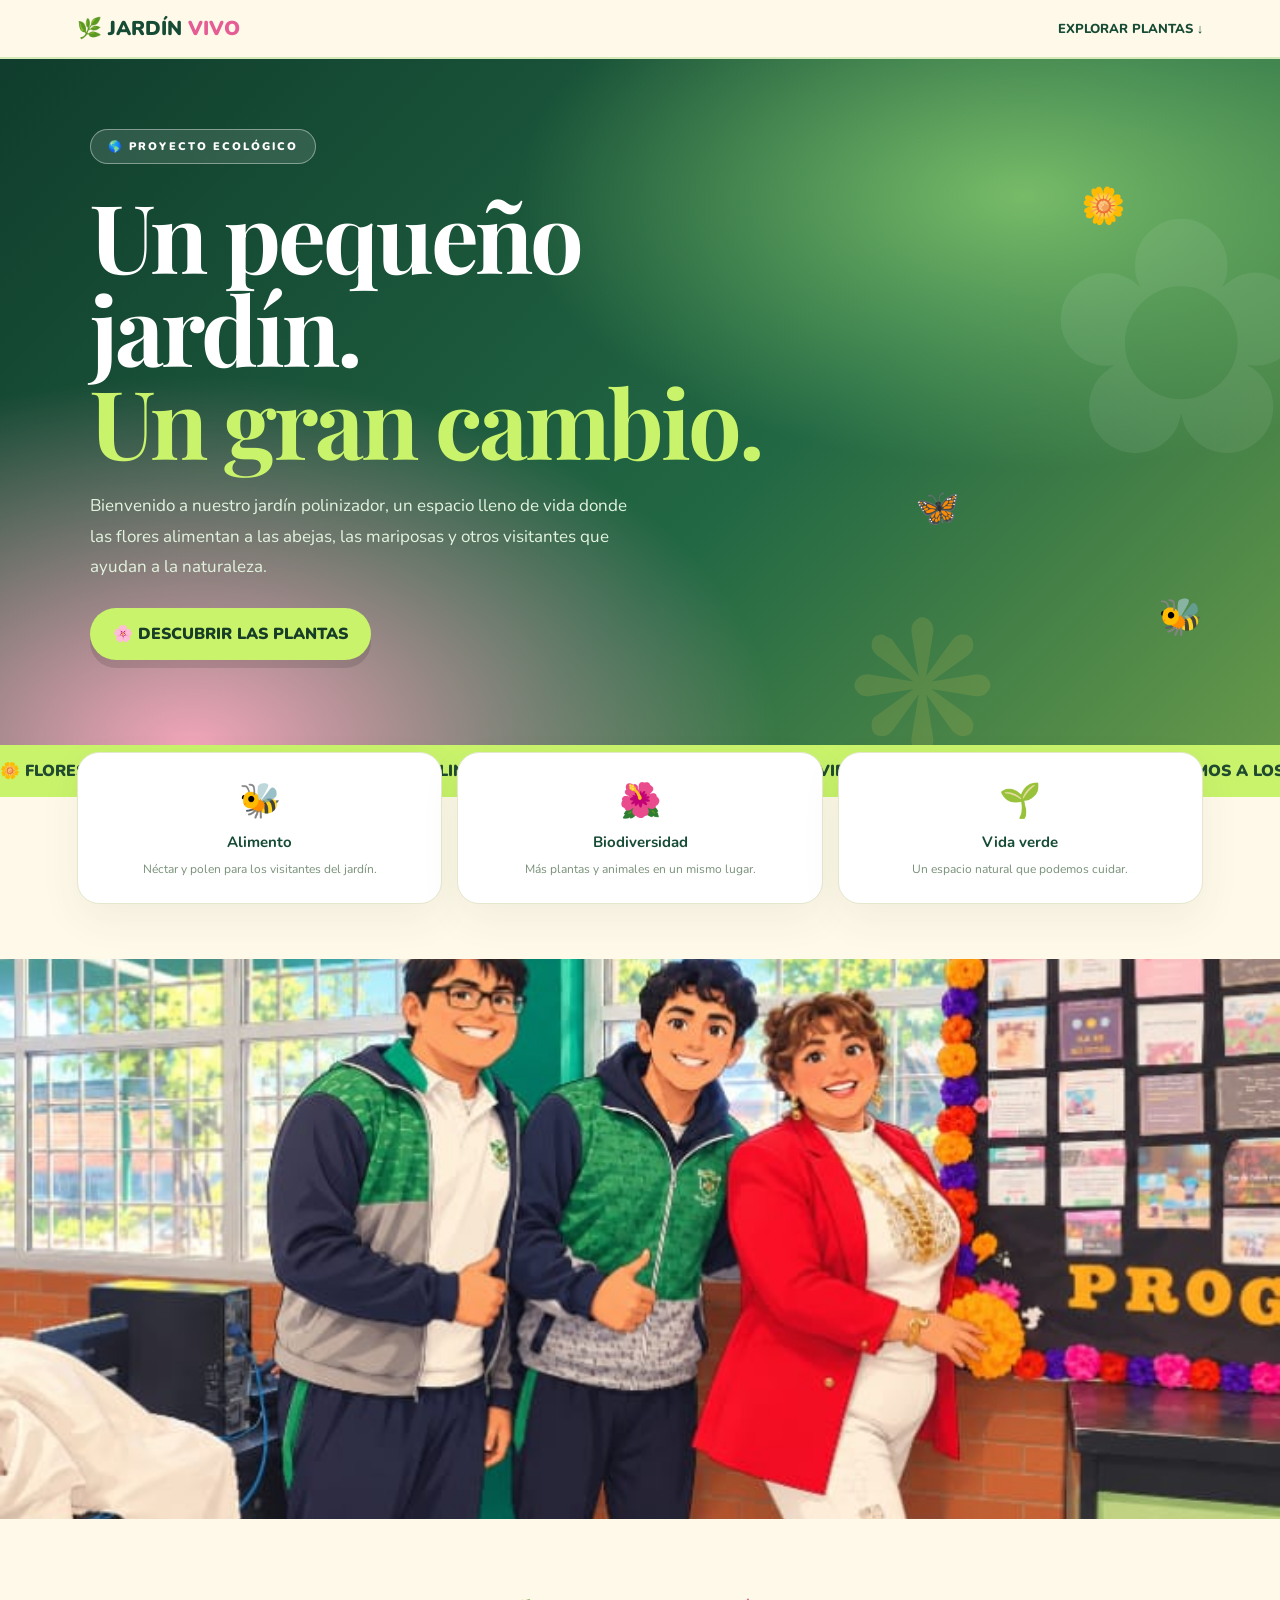
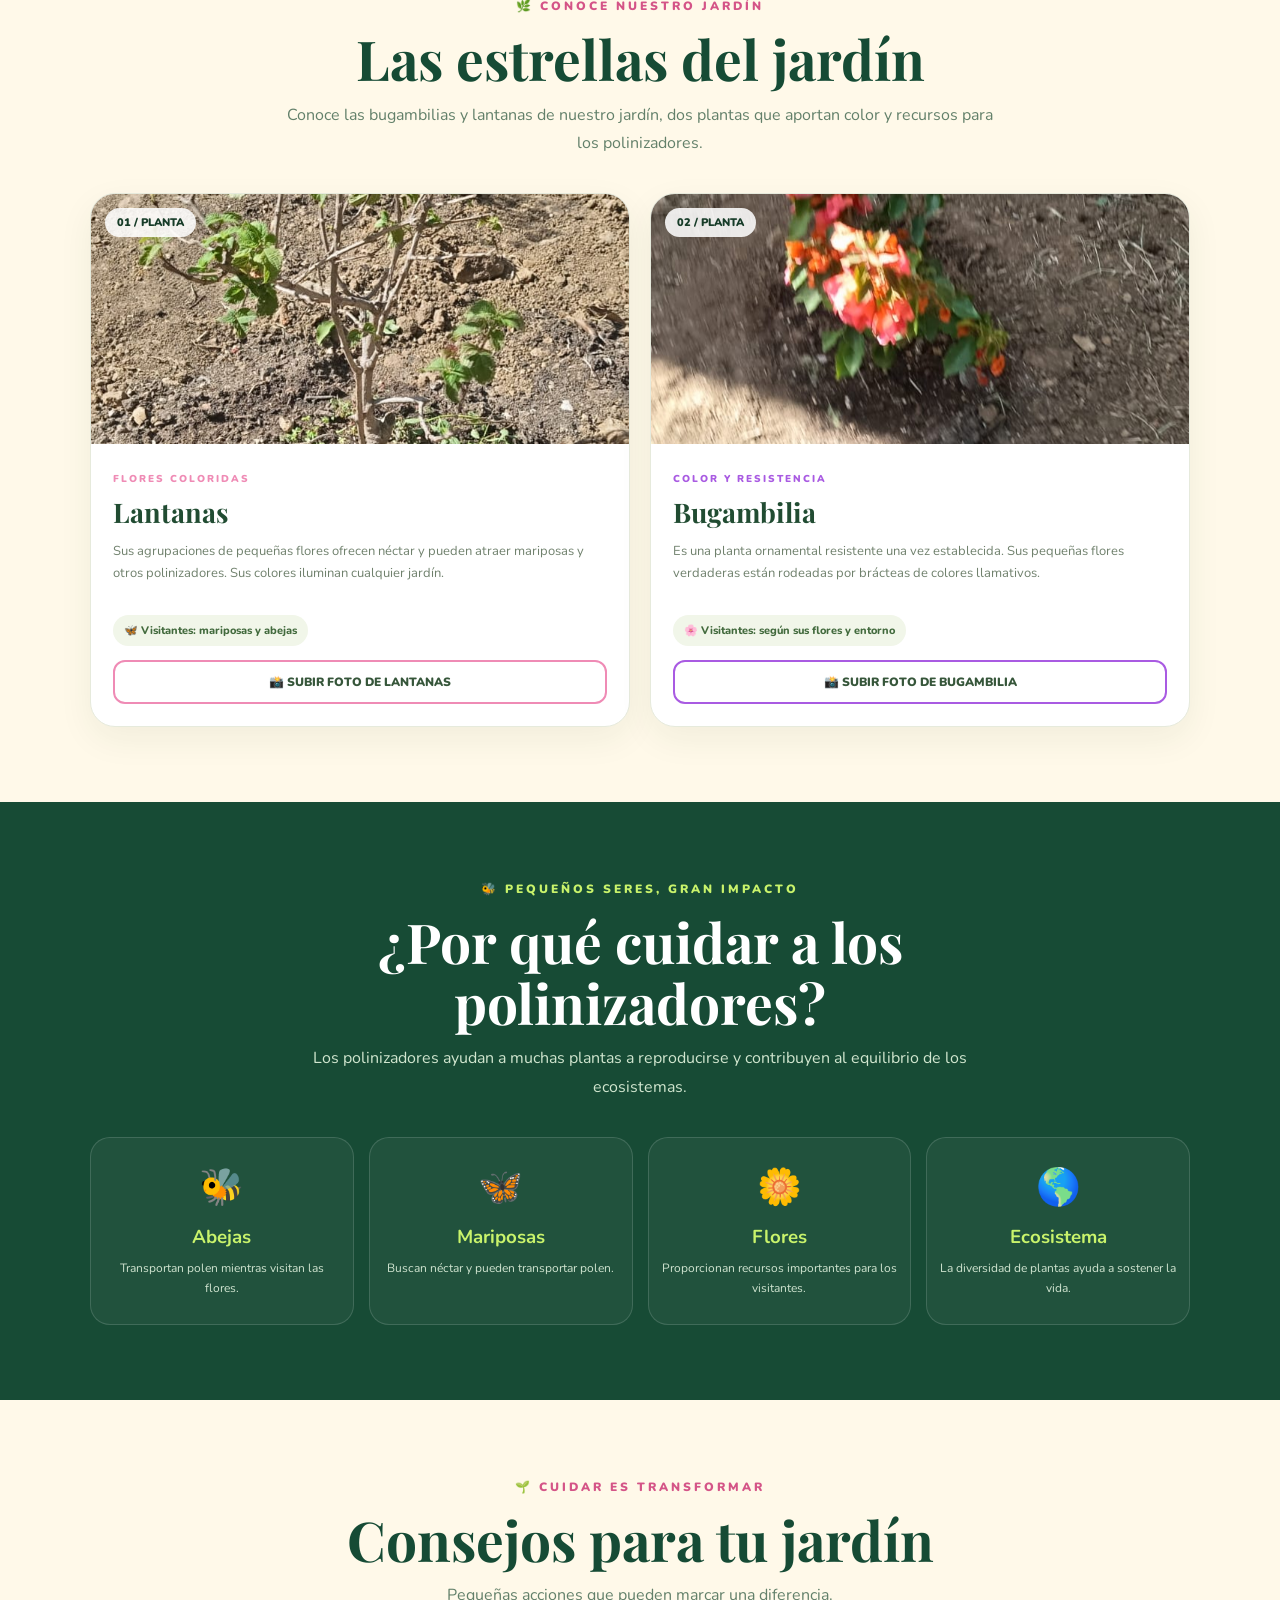
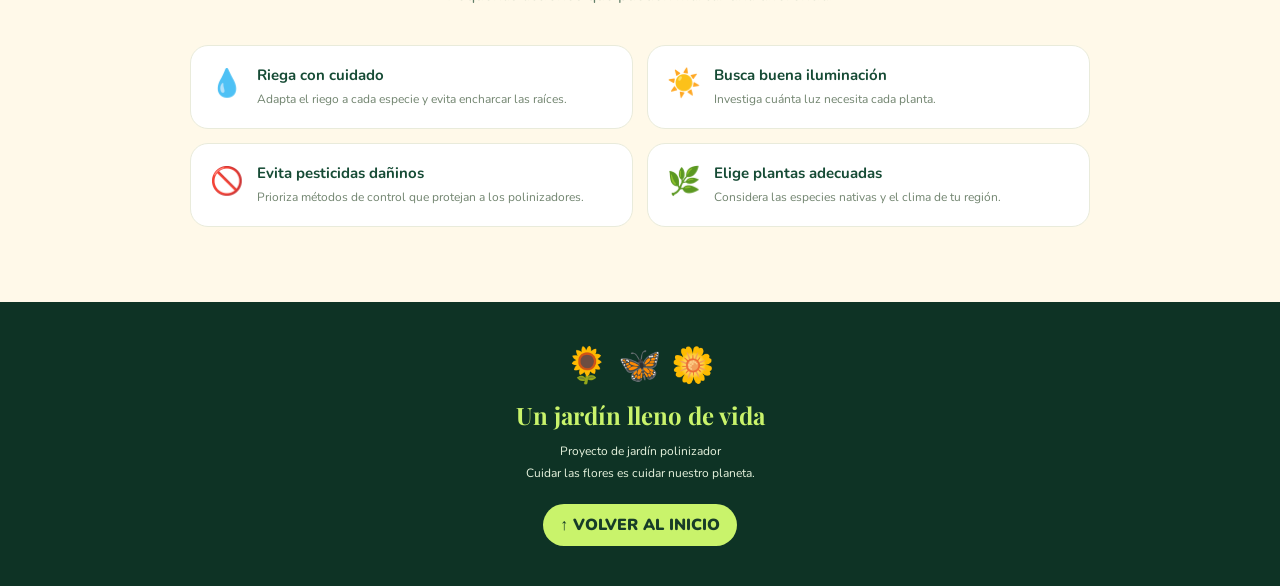
<file: jardinpolinizador.html>
<!DOCTYPE html>
<html lang="es">
<head>
<meta charset="UTF-8">
<meta name="viewport" content="width=device-width, initial-scale=1.0">
<title>🌸 Jardín Polinizador</title>

<style>
@import url('https://fonts.googleapis.com/css2?family=Nunito:wght@400;600;800;900&family=Playfair+Display:wght@700;900&display=swap');

:root {
  --verde: #164b35;
  --verde2: #287849;
  --lima: #c9f36b;
  --crema: #fff9e9;
  --rosa: #ff70ad;
  --amarillo: #ffd95a;
}

* {
  box-sizing: border-box;
  margin: 0;
  padding: 0;
}

html { scroll-behavior: smooth; }

body {
  font-family: 'Nunito', sans-serif;
  color: var(--verde);
  background: var(--crema);
  overflow-x: hidden;
}

button, input { font: inherit; }

/* 🌸 CURSOR FLORAL PERSONALIZADO */
@media (hover: hover) and (pointer: fine) {
  * {
    cursor: url("data:image/svg+xml,%3Csvg xmlns='http://www.w3.org/2000/svg' width='32' height='32' viewBox='0 0 32 32'%3E%3Cg transform='translate(16 16)'%3E%3Cellipse cy='-7' rx='5' ry='8' fill='%23ff70ad'/%3E%3Cellipse cy='7' rx='5' ry='8' fill='%23ff70ad'/%3E%3Cellipse cx='-7' rx='8' ry='5' fill='%23ff9ecb'/%3E%3Cellipse cx='7' rx='8' ry='5' fill='%23ff9ecb'/%3E%3Ccircle r='5' fill='%23ffd95a'/%3E%3C/g%3E%3C/svg%3E") 16 16, auto;
  }
}

/* Flores que aparecen al mover el cursor o el dedo */
.florecita-cursor {
  position: fixed;
  left: 0;
  top: 0;
  z-index: 99999;
  pointer-events: none;
  font-size: 23px;
  line-height: 1;
  transform: translate(-50%, -50%);
  animation: florDesaparece .9s ease-out forwards;
  filter: drop-shadow(0 2px 3px #164b3540);
  will-change: transform, opacity;
}

@keyframes florDesaparece {
  0% {
    opacity: 1;
    transform: translate(-50%, -50%) scale(.5) rotate(0deg);
  }
  100% {
    opacity: 0;
    transform: translate(-50%, -100%) scale(1.5) rotate(100deg);
  }
}

/* BARRA SUPERIOR */
nav {
  position: sticky;
  top: 0;
  z-index: 50;
  display: flex;
  justify-content: space-between;
  align-items: center;
  gap: 12px;
  padding: 15px 6%;
  background: rgba(255,249,233,.93);
  backdrop-filter: blur(14px);
  border-bottom: 2px solid #d6e9b9;
}

.logo { font-size: 20px; font-weight: 900; }
.logo span { color: #e45d94; }

nav a {
  color: var(--verde);
  text-decoration: none;
  font-size: 13px;
  font-weight: 800;
}

/* PORTADA */
.hero {
  position: relative;
  min-height: 590px;
  padding: 70px 7% 85px;
  overflow: hidden;
  color: white;
  background:
    radial-gradient(ellipse at 80% 20%,#77bb68 0%,transparent 35%),
    radial-gradient(ellipse at 15% 100%,#f1a5b9 0%,transparent 38%),
    linear-gradient(135deg,#103d2d,#226844 60%,#65984a);
}

.hero::before {
  content: "✿";
  position: absolute;
  font-size: 330px;
  right: -40px;
  top: 60px;
  color: rgba(255,255,255,.07);
  animation: girar 35s linear infinite;
}

.hero::after {
  content: "❋";
  position: absolute;
  font-size: 180px;
  right: 22%;
  bottom: -70px;
  color: rgba(255,217,90,.13);
  animation: girar 25s linear infinite reverse;
}

@keyframes girar { to { transform: rotate(360deg); } }

.hero-contenido { position: relative; z-index: 2; max-width: 760px; }

.etiqueta {
  display: inline-block;
  padding: 9px 17px;
  border: 1px solid rgba(255,255,255,.4);
  border-radius: 50px;
  background: rgba(255,255,255,.12);
  letter-spacing: 2px;
  font-size: 11px;
  font-weight: 900;
}

.hero h1 {
  margin: 24px 0;
  font-family: 'Playfair Display',serif;
  font-size: clamp(45px,9vw,95px);
  line-height: .98;
  letter-spacing: -3px;
}

.hero h1 span { display: block; color: var(--lima); }

.hero p {
  max-width: 560px;
  color: #e2f4df;
  font-size: 17px;
  line-height: 1.8;
}

.boton {
  display: inline-block;
  margin-top: 25px;
  padding: 15px 23px;
  border: 0;
  border-radius: 50px;
  color: #173c28;
  background: var(--lima);
  text-decoration: none;
  font-weight: 900;
  box-shadow: 0 8px 0 rgba(0,0,0,.12);
  transition: .25s;
}

.boton:hover { transform: translateY(-4px); box-shadow: 0 12px 25px #071d153d; }

.flor-flotante {
  position: absolute;
  font-size: 36px;
  animation: flotar 4s ease-in-out infinite;
}
.f1 { right: 12%; top: 18%; }
.f2 { right: 25%; top: 62%; animation-delay: 1s; }
.f3 { right: 6%; bottom: 15%; animation-delay: 2s; }

@keyframes flotar {
  0%,100% { transform: translateY(0) rotate(-8deg); }
  50% { transform: translateY(-20px) rotate(12deg); }
}

/* CINTA */
.cinta {
  overflow: hidden;
  padding: 15px 0;
  color: #214b30;
  background: var(--lima);
  font-weight: 900;
  white-space: nowrap;
}
.cinta div {
  display: inline-block;
  min-width: max-content;
  animation: correr 24s linear infinite;
}
@keyframes correr { to { transform: translateX(-50%); } }

/* SECCIONES */
.seccion { padding: 75px 6%; }

.encabezado {
  max-width: 720px;
  margin: 0 auto 35px;
  text-align: center;
}

.mini {
  color: #d45487;
  font-size: 12px;
  font-weight: 900;
  letter-spacing: 3px;
  text-transform: uppercase;
}

.encabezado h2 {
  margin: 12px 0;
  font-family: 'Playfair Display',serif;
  font-size: clamp(32px,6vw,55px);
  line-height: 1.1;
}

.encabezado p { color: #63806a; line-height: 1.8; }

/* BENEFICIOS */
.beneficios {
  display: grid;
  grid-template-columns: repeat(3,1fr);
  gap: 15px;
  margin: -45px 6% 0;
  position: relative;
  z-index: 3;
}

.beneficio {
  padding: 25px 12px;
  border: 1px solid #e4e7ce;
  border-radius: 22px;
  background: white;
  text-align: center;
  box-shadow: 0 15px 40px #183c2010;
  transition: .3s;
}
.beneficio:hover { transform: translateY(-8px); }
.beneficio .emoji { font-size: 34px; }
.beneficio h3 { margin: 8px 0; font-size: 15px; }
.beneficio p { color: #789078; font-size: 12px; line-height: 1.5; }

/* BANNER */
.banner-came {
  height: clamp(300px, 48vw, 560px);
  margin-top: 55px;
  overflow: hidden;
}
.banner-came img {
  display: block;
  width: 100%;
  height: 100%;
  object-fit: cover;
  object-position: center;
}

/* GALERÍA */
.galeria {
  display: grid;
  grid-template-columns: repeat(2,minmax(0,1fr));
  gap: 20px;
  max-width: 1100px;
  margin: auto;
}

.planta {
  --acento: #ef8bb5;
  position: relative;
  overflow: hidden;
  border-radius: 25px;
  background: white;
  border: 1px solid #e6eadc;
  box-shadow: 0 12px 35px #183c2010;
  transition: transform .35s, box-shadow .35s;
}
.planta:hover { transform: translateY(-8px); box-shadow: 0 22px 45px #183c2020; }
.planta:nth-child(2) { --acento: #a95be2; }

.foto {
  position: relative;
  height: 250px;
  overflow: hidden;
  background:
    radial-gradient(circle at 25% 25%,#ffffffa0 0 3px,transparent 4px),
    linear-gradient(135deg,#e5f3d8,#b3d5a3);
}

.foto img {
  width: 100%;
  height: 100%;
  object-fit: cover;
  display: block;
  transition: transform .6s;
}
.planta:hover .foto img { transform: scale(1.07); }

.numero {
  position: absolute;
  top: 14px;
  left: 14px;
  z-index: 2;
  padding: 7px 12px;
  border-radius: 30px;
  color: #173c28;
  background: #ffffffdd;
  font-size: 11px;
  font-weight: 900;
}

.foto-vacia {
  width: 100%;
  height: 100%;
  display: flex;
  flex-direction: column;
  align-items: center;
  justify-content: center;
  gap: 9px;
  padding: 15px;
  color: #47744d;
  text-align: center;
}
.foto-vacia .icono {
  display: grid;
  place-items: center;
  width: 72px;
  height: 72px;
  border: 2px dashed #80a77a;
  border-radius: 50%;
  background: #ffffff80;
  font-size: 34px;
  transition: .3s;
}
.planta:hover .icono { transform: rotate(12deg) scale(1.1); }
.foto-vacia strong { font-size: 14px; }
.foto-vacia small { font-size: 11px; }

.info { padding: 22px; }
.tipo {
  color: var(--acento);
  font-size: 10px;
  font-weight: 900;
  letter-spacing: 2px;
  text-transform: uppercase;
}
.info h3 {
  margin: 6px 0 10px;
  color: #214c32;
  font-family: 'Playfair Display',serif;
  font-size: 27px;
}
.info p {
  min-height: 60px;
  color: #70816d;
  font-size: 13px;
  line-height: 1.7;
}
.dato {
  display: inline-block;
  margin-top: 15px;
  padding: 8px 11px;
  border-radius: 30px;
  background: #f1f6e9;
  color: #426a3d;
  font-size: 11px;
  font-weight: 800;
}

.subir {
  display: block;
  margin-top: 14px;
  padding: 12px;
  border: 2px solid var(--acento);
  border-radius: 12px;
  color: #36563a;
  background: white;
  font-size: 12px;
  font-weight: 900;
  text-align: center;
  cursor: pointer;
  transition: .25s;
}
.subir:hover { background: var(--acento); color: white; }
.subir input { display: none; }

/* IMPORTANCIA */
.importancia { color: white; background: #174b35; }
.importancia .encabezado p { color: #d1e6cf; }
.datos-grid {
  display: grid;
  grid-template-columns: repeat(4,1fr);
  gap: 15px;
  max-width: 1100px;
  margin: auto;
}
.dato-card {
  padding: 25px 12px;
  border: 1px solid #ffffff25;
  border-radius: 20px;
  background: #ffffff0b;
  text-align: center;
  transition: .3s;
}
.dato-card:hover { background: #ffffff18; transform: scale(1.03); }
.dato-card span { font-size: 36px; }
.dato-card h3 { margin: 12px 0 8px; color: var(--lima); }
.dato-card p { color: #d0e4d0; font-size: 12px; line-height: 1.7; }

/* CONSEJOS */
.consejos {
  display: grid;
  grid-template-columns: repeat(2,1fr);
  gap: 14px;
  max-width: 900px;
  margin: auto;
}
.consejo {
  display: flex;
  gap: 13px;
  align-items: flex-start;
  padding: 19px;
  border-radius: 18px;
  background: white;
  border: 1px solid #e9ebdb;
}
.consejo span { font-size: 27px; }
.consejo h3 { margin-bottom: 5px; font-size: 15px; }
.consejo p { color: #71846f; font-size: 12px; line-height: 1.6; }

/* PIE */
footer {
  padding: 40px 20px;
  color: #e8f4df;
  background: #0e3325;
  text-align: center;
}
footer .flor { font-size: 35px; }
footer h2 { margin: 10px 0; font-family: 'Playfair Display',serif; color: var(--lima); }
footer p { font-size: 12px; line-height: 1.8; }
.arriba {
  display: inline-block;
  margin-top: 20px;
  color: #173c28;
  background: var(--lima);
  border-radius: 50px;
  padding: 10px 17px;
  text-decoration: none;
  font-weight: 900;
}

/* CELULARES */
@media(max-width:600px) {
  nav { padding: 13px 4%; }
  .logo { font-size: 16px; }
  nav a { font-size: 11px; }
  .hero { min-height: 540px; padding: 65px 7%; }
  .hero h1 { letter-spacing: -2px; }
  .hero p { font-size: 14px; }
  .beneficios { gap: 8px; margin-left: 4%; margin-right: 4%; }
  .beneficio { padding: 17px 6px; }
  .beneficio .emoji { font-size: 26px; }
  .beneficio h3 { font-size: 12px; }
  .beneficio p { font-size: 10px; }
  .seccion { padding: 60px 4%; }
  .galeria { gap: 12px; }
  .foto { height: 160px; }
  .info { padding: 14px; }
  .info h3 { font-size: 21px; }
  .info p { font-size: 12px; }
  .datos-grid { grid-template-columns: repeat(2,1fr); }
  .consejos { grid-template-columns: 1fr; }
  .foto-vacia .icono { width: 55px; height: 55px; font-size: 27px; }
}

@media(prefers-reduced-motion:reduce) {
  *, *::before, *::after {
    animation-duration: .01ms !important;
    transition-duration: .01ms !important;
    scroll-behavior: auto !important;
  }
}
</style>
</head>

<body id="inicio">

<nav>
  <div class="logo">🌿 JARDÍN<span> VIVO</span></div>
  <a href="#plantas">EXPLORAR PLANTAS ↓</a>
</nav>

<section class="hero">
  <div class="flor-flotante f1">🌼</div>
  <div class="flor-flotante f2">🦋</div>
  <div class="flor-flotante f3">🐝</div>

  <div class="hero-contenido">
    <span class="etiqueta">🌎 PROYECTO ECOLÓGICO</span>
    <h1>Un pequeño jardín.<span>Un gran cambio.</span></h1>
    <p>
      Bienvenido a nuestro jardín polinizador, un espacio
      lleno de vida donde las flores alimentan a las abejas,
      las mariposas y otros visitantes que ayudan a la naturaleza.
    </p>
    <a class="boton" href="#plantas">🌸 DESCUBRIR LAS PLANTAS</a>
  </div>
</section>

<div class="cinta">
  <div>
    🌼 FLORES PARA LA VIDA · 🐝 PROTEJAMOS A LOS POLINIZADORES ·
    🦋 MÁS NATURALEZA · 🌿 MÁS VIDA · 🌼 FLORES PARA LA VIDA ·
    🐝 PROTEJAMOS A LOS POLINIZADORES · 🦋 MÁS NATURALEZA · 🌿 MÁS VIDA ·
  </div>
</div>

<section class="beneficios">
  <div class="beneficio">
    <div class="emoji">🐝</div><h3>Alimento</h3>
    <p>Néctar y polen para los visitantes del jardín.</p>
  </div>
  <div class="beneficio">
    <div class="emoji">🌺</div><h3>Biodiversidad</h3>
    <p>Más plantas y animales en un mismo lugar.</p>
  </div>
  <div class="beneficio">
    <div class="emoji">🌱</div><h3>Vida verde</h3>
    <p>Un espacio natural que podemos cuidar.</p>
  </div>
</section>

<div class="banner-came">
  <img src="came.jpg" alt="Comunidad escolar en una exposición de proyectos">
</div>

<section class="seccion" id="plantas">
  <div class="encabezado">
    <span class="mini">🌿 CONOCE NUESTRO JARDÍN</span>
    <h2>Las estrellas del jardín</h2>
    <p>Conoce las bugambilias y lantanas de nuestro jardín, dos plantas que aportan color y recursos para los polinizadores.</p>
  </div>

  <div class="galeria">
    <article class="planta">
      <div class="foto">
        <span class="numero">01 / PLANTA</span>
        <img src="lantana.jpg" alt="Flores de lantana" onerror="this.style.display='none'">
        <div class="foto-vacia"><div class="icono">🌼</div><strong>Foto de las lantanas</strong><small>Agrega aquí tu fotografía</small></div>
      </div>
      <div class="info">
        <span class="tipo">Flores coloridas</span><h3>Lantanas</h3>
        <p>Sus agrupaciones de pequeñas flores ofrecen néctar y pueden atraer mariposas y otros polinizadores. Sus colores iluminan cualquier jardín.</p>
        <span class="dato">🦋 Visitantes: mariposas y abejas</span>
        <label class="subir">📸 SUBIR FOTO DE LANTANAS<input type="file" accept="image/*" onchange="ponerFoto(this)"></label>
      </div>
    </article>

    <article class="planta">
      <div class="foto">
        <span class="numero">02 / PLANTA</span>
        <img src="bugambilia.jpg" alt="Bugambilia en flor" onerror="this.style.display='none'">
        <div class="foto-vacia"><div class="icono">🌺</div><strong>Foto de la bugambilia</strong><small>Agrega aquí tu fotografía</small></div>
      </div>
      <div class="info">
        <span class="tipo">Color y resistencia</span><h3>Bugambilia</h3>
        <p>Es una planta ornamental resistente una vez establecida. Sus pequeñas flores verdaderas están rodeadas por brácteas de colores llamativos.</p>
        <span class="dato">🌸 Visitantes: según sus flores y entorno</span>
        <label class="subir">📸 SUBIR FOTO DE BUGAMBILIA<input type="file" accept="image/*" onchange="ponerFoto(this)"></label>
      </div>
    </article>

  </div>
</section>

<section class="seccion importancia">
  <div class="encabezado">
    <span class="mini" style="color:#c9f36b">🐝 PEQUEÑOS SERES, GRAN IMPACTO</span>
    <h2>¿Por qué cuidar a los polinizadores?</h2>
    <p>Los polinizadores ayudan a muchas plantas a reproducirse y contribuyen al equilibrio de los ecosistemas.</p>
  </div>
  <div class="datos-grid">
    <div class="dato-card"><span>🐝</span><h3>Abejas</h3><p>Transportan polen mientras visitan las flores.</p></div>
    <div class="dato-card"><span>🦋</span><h3>Mariposas</h3><p>Buscan néctar y pueden transportar polen.</p></div>
    <div class="dato-card"><span>🌼</span><h3>Flores</h3><p>Proporcionan recursos importantes para los visitantes.</p></div>
    <div class="dato-card"><span>🌎</span><h3>Ecosistema</h3><p>La diversidad de plantas ayuda a sostener la vida.</p></div>
  </div>
</section>

<section class="seccion">
  <div class="encabezado">
    <span class="mini">🌱 CUIDAR ES TRANSFORMAR</span><h2>Consejos para tu jardín</h2>
    <p>Pequeñas acciones que pueden marcar una diferencia.</p>
  </div>
  <div class="consejos">
    <div class="consejo"><span>💧</span><div><h3>Riega con cuidado</h3><p>Adapta el riego a cada especie y evita encharcar las raíces.</p></div></div>
    <div class="consejo"><span>☀️</span><div><h3>Busca buena iluminación</h3><p>Investiga cuánta luz necesita cada planta.</p></div></div>
    <div class="consejo"><span>🚫</span><div><h3>Evita pesticidas dañinos</h3><p>Prioriza métodos de control que protejan a los polinizadores.</p></div></div>
    <div class="consejo"><span>🌿</span><div><h3>Elige plantas adecuadas</h3><p>Considera las especies nativas y el clima de tu región.</p></div></div>
  </div>
</section>

<footer>
  <div class="flor">🌻 🦋 🌼</div>
  <h2>Un jardín lleno de vida</h2>
  <p>Proyecto de jardín polinizador<br>Cuidar las flores es cuidar nuestro planeta.</p>
  <a class="arriba" href="#inicio">↑ VOLVER AL INICIO</a>
</footer>

<script>
function ponerFoto(input) {
  const archivo = input.files && input.files[0];
  if (!archivo) return;

  if (!archivo.type.startsWith('image/')) {
    alert('Selecciona un archivo de imagen.');
    return;
  }

  const tarjeta = input.closest('.planta');
  const foto = tarjeta.querySelector('.foto');
  let imagen = foto.querySelector('img');

  if (!imagen) {
    imagen = document.createElement('img');
    imagen.alt = 'Fotografía de la planta';
    foto.appendChild(imagen);
  }

  if (imagen.dataset.urlTemporal) {
    URL.revokeObjectURL(imagen.dataset.urlTemporal);
  }

  const url = URL.createObjectURL(archivo);
  imagen.src = url;
  imagen.dataset.urlTemporal = url;
  imagen.style.display = 'block';

  const espacio = foto.querySelector('.foto-vacia');
  if (espacio) espacio.style.display = 'none';
}

/* 🌸 ESTELA DE FLORES DEL CURSOR */
const floresCursor = ['🌸', '🌼', '🌺', '🌷', '🌻', '🌿'];
let ultimaFlor = 0;

document.addEventListener('pointermove', function(e) {
  const ahora = Date.now();
  if (ahora - ultimaFlor < 75) return;
  ultimaFlor = ahora;

  const flor = document.createElement('span');
  flor.className = 'florecita-cursor';
  flor.textContent = floresCursor[
    Math.floor(Math.random() * floresCursor.length)
  ];
  flor.style.left = e.clientX + 'px';
  flor.style.top = e.clientY + 'px';

  document.body.appendChild(flor);
  setTimeout(() => flor.remove(), 900);
});
</script>

</body>
</html>
</file>
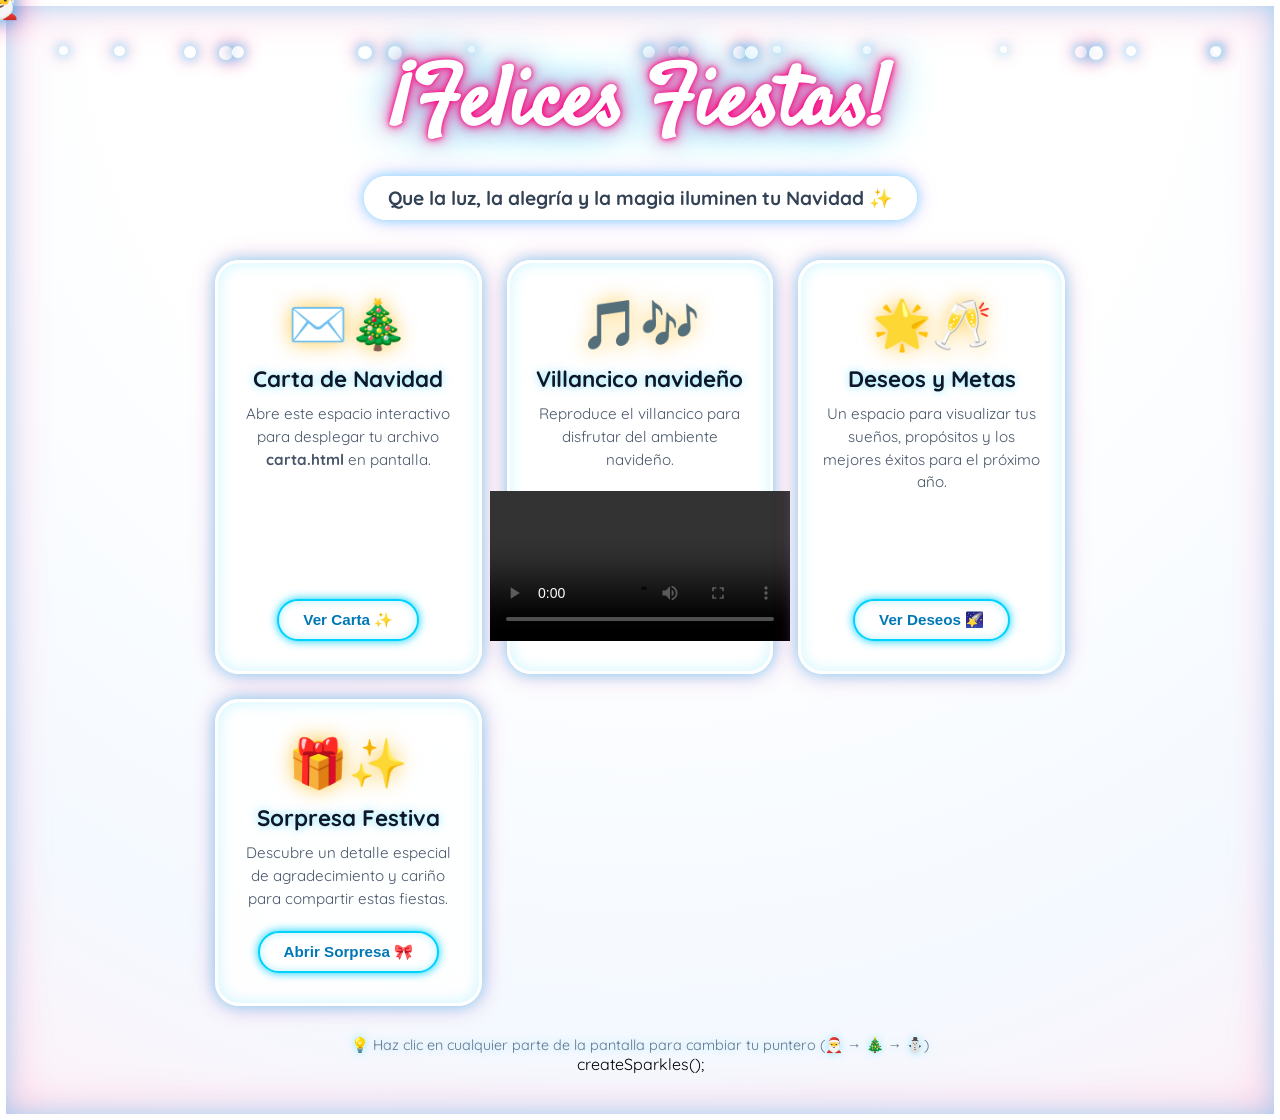
<file: Navidad.html>
<!DOCTYPE html>
<html lang="es">
<head>
    <meta charset="UTF-8">
    <meta name="viewport" content="width=device-width, initial-scale=1.0">
    <title>¡Felices Fiestas! - Edición Neón Blanco</title>
    <style>
        @import url('https://fonts.googleapis.com/css2?family=Quicksand:wght@500;700&family=Satisfy&display=swap');

        * {
            margin: 0;
            padding: 0;
            box-sizing: border-box;
            cursor: none;
        }

        body {
            min-height: 100vh;
            background: radial-gradient(circle at top, #ffffff 40%, #f4f9ff 80%, #fdf2f8 100%);
            font-family: 'Quicksand', sans-serif;
            display: flex;
            flex-direction: column;
            align-items: center;
            justify-content: flex-start;
            overflow-x: hidden;
            position: relative;
            padding: 40px 20px;
            border: 6px solid #ffffff;
            box-shadow: 
                inset 0 0 25px rgba(0, 210, 255, 0.35),
                inset 0 0 50px rgba(255, 0, 128, 0.2);
        }

        /* Cursor personalizado con emoji */
        #custom-cursor {
            position: fixed;
            top: 0;
            left: 0;
            font-size: 34px;
            pointer-events: none;
            z-index: 9999;
            transform: translate(-50%, -50%);
            filter: drop-shadow(0 0 8px rgba(0, 210, 255, 0.8)) 
                    drop-shadow(0 0 14px rgba(255, 0, 128, 0.6));
            transition: transform 0.08s ease-out;
            user-select: none;
        }

        #custom-cursor.click-pop {
            transform: translate(-50%, -50%) scale(1.45) rotate(12deg);
        }

        /* Contenedor principal */
        .main-container {
            text-align: center;
            max-width: 850px;
            width: 100%;
            z-index: 2;
        }

        h1 {
            font-family: 'Satisfy', cursive;
            font-size: clamp(3rem, 7vw, 5.2rem);
            color: #ffffff;
            text-shadow: 
                0 0 4px #ff007f,
                0 0 12px #ff007f,
                0 0 25px #ff66b2,
                0 0 45px #00d2ff;
            margin-bottom: 10px;
            animation: pulseNeon 3s infinite alternate;
        }

        .subtitle {
            font-size: 1.2rem;
            font-weight: 700;
            color: #334155;
            background: rgba(255, 255, 255, 0.85);
            display: inline-block;
            padding: 8px 22px;
            border-radius: 50px;
            border: 2px solid #ffffff;
            box-shadow: 
                0 0 12px rgba(0, 210, 255, 0.5),
                0 0 22px rgba(168, 85, 247, 0.3);
            margin-bottom: 40px;
        }

        /* Cuadrícula para organizar los apartados festivos */
        .sections-grid {
            display: grid;
            grid-template-columns: repeat(auto-fit, minmax(260px, 1fr));
            gap: 25px;
            width: 100%;
            margin-bottom: 30px;
        }

        /* Estilo base para cada tarjeta / apartado */
        .festive-card {
            background: rgba(255, 255, 255, 0.92);
            border: 3px solid #ffffff;
            border-radius: 24px;
            padding: 30px 20px;
            text-align: center;
            position: relative;
            transition: all 0.35s ease;
            box-shadow: 
                0 0 15px rgba(0, 210, 255, 0.5),
                0 0 25px rgba(255, 0, 128, 0.25),
                inset 0 0 15px rgba(0, 210, 255, 0.2);
            display: flex;
            flex-direction: column;
            align-items: center;
            justify-content: space-between;
        }

        .festive-card:hover {
            transform: translateY(-6px) scale(1.02);
            box-shadow: 
                0 0 22px rgba(0, 210, 255, 0.9),
                0 0 40px rgba(255, 0, 128, 0.5),
                inset 0 0 25px rgba(255, 215, 0, 0.35);
        }

        .card-icon {
            font-size: 3rem;
            margin-bottom: 12px;
            display: block;
            filter: drop-shadow(0 0 10px rgba(255, 180, 0, 0.7));
        }

        .card-title {
            font-size: 1.4rem;
            font-weight: 700;
            color: #0f172a;
            text-shadow: 0 0 8px rgba(0, 210, 255, 0.5);
            margin-bottom: 10px;
        }

        .card-desc {
            font-size: 0.95rem;
            color: #475569;
            line-height: 1.5;
            margin-bottom: 20px;
        }

        .neon-btn {
            display: inline-block;
            padding: 10px 24px;
            font-weight: 700;
            font-size: 0.95rem;
            color: #0077b6;
            background: #ffffff;
            border: 2px solid #00d2ff;
            border-radius: 30px;
            box-shadow: 
                0 0 10px #00d2ff,
                inset 0 0 8px rgba(0, 210, 255, 0.3);
            transition: all 0.3s ease;
            cursor: none;
        }

        .festive-card:hover .neon-btn,
        .neon-btn:hover {
            background: #f0f9ff;
            color: #d90429;
            border-color: #ff007f;
            box-shadow: 
                0 0 15px #ff007f,
                0 0 25px #00d2ff;
        }

        /* Modal con el Iframe de carta.html */
        .modal-overlay {
            position: fixed;
            inset: 0;
            background: rgba(255, 255, 255, 0.8);
            backdrop-filter: blur(8px);
            display: flex;
            align-items: center;
            justify-content: center;
            padding: 20px;
            z-index: 100;
            opacity: 0;
            pointer-events: none;
            transition: opacity 0.35s ease;
        }

        .modal-overlay.active {
            opacity: 1;
            pointer-events: auto;
        }

        .iframe-container {
            background: #ffffff;
            border: 4px solid #ffffff;
            border-radius: 28px;
            max-width: 650px;
            width: 100%;
            height: 520px;
            padding: 20px;
            display: flex;
            flex-direction: column;
            position: relative;
            transform: scale(0.85) translateY(20px);
            transition: transform 0.35s cubic-bezier(0.175, 0.885, 0.32, 1.275);
            box-shadow: 
                0 0 25px rgba(0, 210, 255, 0.8),
                0 0 50px rgba(255, 0, 128, 0.45),
                inset 0 0 20px rgba(0, 210, 255, 0.2);
        }

        .modal-overlay.active .iframe-container {
            transform: scale(1) translateY(0);
        }

        .carta-iframe {
            width: 100%;
            height: 100%;
            border: none;
            border-radius: 16px;
            background: #f8fafc;
        }

        .close-btn-container {
            text-align: center;
            margin-top: 15px;
        }

        .hint-text {
            margin-top: 15px;
            font-size: 0.9rem;
            color: #64748b;
            text-shadow: 0 0 8px rgba(0, 210, 255, 0.4);
        }

        /* Destellos flotantes de fondo */
        .sparkle {
            position: absolute;
            width: 10px;
            height: 10px;
            background: #ffffff;
            border-radius: 50%;
            pointer-events: none;
            box-shadow: 0 0 12px #00d2ff, 0 0 20px #ff007f;
            animation: floatUp linear infinite;
            opacity: 0.75;
        }

        @keyframes pulseNeon {
            0% {
                text-shadow: 
                    0 0 4px #ff007f,
                    0 0 12px #ff007f,
                    0 0 25px #00d2ff;
            }
            100% {
                text-shadow: 
                    0 0 6px #00d2ff,
                    0 0 18px #00d2ff,
                    0 0 35px #ff007f,
                    0 0 50px #ffd700;
            }
        }

        @keyframes floatUp {
            0% {
                transform: translateY(100vh) scale(0.5);
                opacity: 0;
            }
            50% {
                opacity: 0.9;
            }
            100% {
                transform: translateY(-10vh) scale(1.2);
                opacity: 0;
            }
        }
    </style>
</head>
<body>

    <!-- Puntero personalizado con emoji -->
    <div id="custom-cursor">🎅</div>

    <div class="main-container">
        <h1>¡Felices Fiestas!</h1>
        <p class="subtitle">Que la luz, la alegría y la magia iluminen tu Navidad ✨</p>

        <!-- Cuadrícula con múltiples apartados festivos -->
        <div class="sections-grid">
            
            <!-- Apartado 1: Carta de Navidad (Iframe) -->
            <div class="festive-card">
                <div>
                    <span class="card-icon">✉️🎄</span>
                    <div class="card-title">Carta de Navidad</div>
                    <p class="card-desc">Abre este espacio interactivo para desplegar tu archivo <strong>carta.html</strong> en pantalla.</p>
                </div>
                <button type="button" class="neon-btn" id="open-modal-btn">Ver Carta ✨</button>
            </div>

            <!-- Apartado 2: Música y Villancicos -->
            <div class="festive-card">
                <div>
                    <span class="card-icon">🎵🎶</span>
                    <div class="card-title">Villancico navideño</div>
                    <p class="card-desc">Reproduce el villancico para disfrutar del ambiente navideño.</p>
                </div>
                <video controls playsinline preload="metadata" aria-label="Villancico navideño">
                    <source src="villancico.mp4" type="video/mp4">
                    Tu navegador no puede reproducir este video.
                </video>
            </div>

            <!-- Apartado 3: Deseos de Año Nuevo -->
            <div class="festive-card">
                <div>
                    <span class="card-icon">🌟🥂</span>
                    <div class="card-title">Deseos y Metas</div>
                    <p class="card-desc">Un espacio para visualizar tus sueños, propósitos y los mejores éxitos para el próximo año.</p>
                </div>
                <button type="button" class="neon-btn" onclick="alert('¡Que cada meta que te propongas brille con fuerza este nuevo año! 💫')">Ver Deseos 🌠</button>
            </div>

            <!-- Apartado 4: Galería de Regalos y Magia -->
            <div class="festive-card">
                <div>
                    <span class="card-icon">🎁✨</span>
                    <div class="card-title">Sorpresa Festiva</div>
                    <p class="card-desc">Descubre un detalle especial de agradecimiento y cariño para compartir estas fiestas.</p>
                </div>
                <button type="button" class="neon-btn" onclick="alert('¡El mejor regalo es la magia de compartir momentos inolvidables! ❤️')">Abrir Sorpresa 🎀</button>
            </div>

        </div>

        <p class="hint-text">💡 Haz clic en cualquier parte de la pantalla para cambiar tu puntero (🎅 → 🎄 → ⛄)</p>
    </div>

    <!-- Pantalla emergente que contiene el Iframe de carta.html -->
    <div class="modal-overlay" id="modal-overlay">
        <div class="iframe-container">
            <iframe src="carta.html" class="carta-iframe" title="Carta de Navidad"></iframe>
            <div class="close-btn-container">
                <button type="button" class="neon-btn" id="close-modal-btn">Cerrar Carta ✕</button>
            </div>
        </div>
    </div>

    <script>
        const cursor = document.getElementById('custom-cursor');
        const emojis = ['🎅', '🎄', '⛄'];
        let currentIndex = 0;

        const openBtn = document.getElementById('open-modal-btn');
        const closeBtn = document.getElementById('close-modal-btn');
        const modal = document.getElementById('modal-overlay');

        openBtn.addEventListener('click', () => {
            modal.classList.add('active');
        });

        closeBtn.addEventListener('click', () => {
            modal.classList.remove('active');
        });

        modal.addEventListener('click', (e) => {
            if (e.target === modal) {
                modal.classList.remove('active');
            }
        });

        // Seguir el movimiento del mouse
        document.addEventListener('mousemove', (e) => {
            cursor.style.left = `${e.clientX}px`;
            cursor.style.top = `${e.clientY}px`;
        });

        // Cambiar de emoji con cada clic
        document.addEventListener('click', (e) => {
            cursor.style.left = `${e.clientX}px`;
            cursor.style.top = `${e.clientY}px`;

            currentIndex = (currentIndex + 1) % emojis.length;
            cursor.textContent = emojis[currentIndex];

            cursor.classList.remove('click-pop');
            void cursor.offsetWidth;
            cursor.classList.add('click-pop');
        });

        // Destellos neón flotantes
        function createSparkles() {
            const count = 22;
            for (let i = 0; i < count; i++) {
                const sparkle = document.createElement('div');
                sparkle.classList.add('sparkle');
                sparkle.style.left = `${Math.random() * 100}vw`;
                sparkle.style.animationDuration = `${6 + Math.random() * 8}s`;
                sparkle.style.animationDelay = `${Math.random() * 5}s`;
                const size = 6 + Math.random() * 8;
                sparkle.style.width = `${size}px`;
                sparkle.style.height = `${size}px`;
                document.body.appendChild(sparkle);
            }
        }

        createSparkles();
    </script>
</body>
</html>

        createSparkles();
    </script>
</body>
</html>
</file>
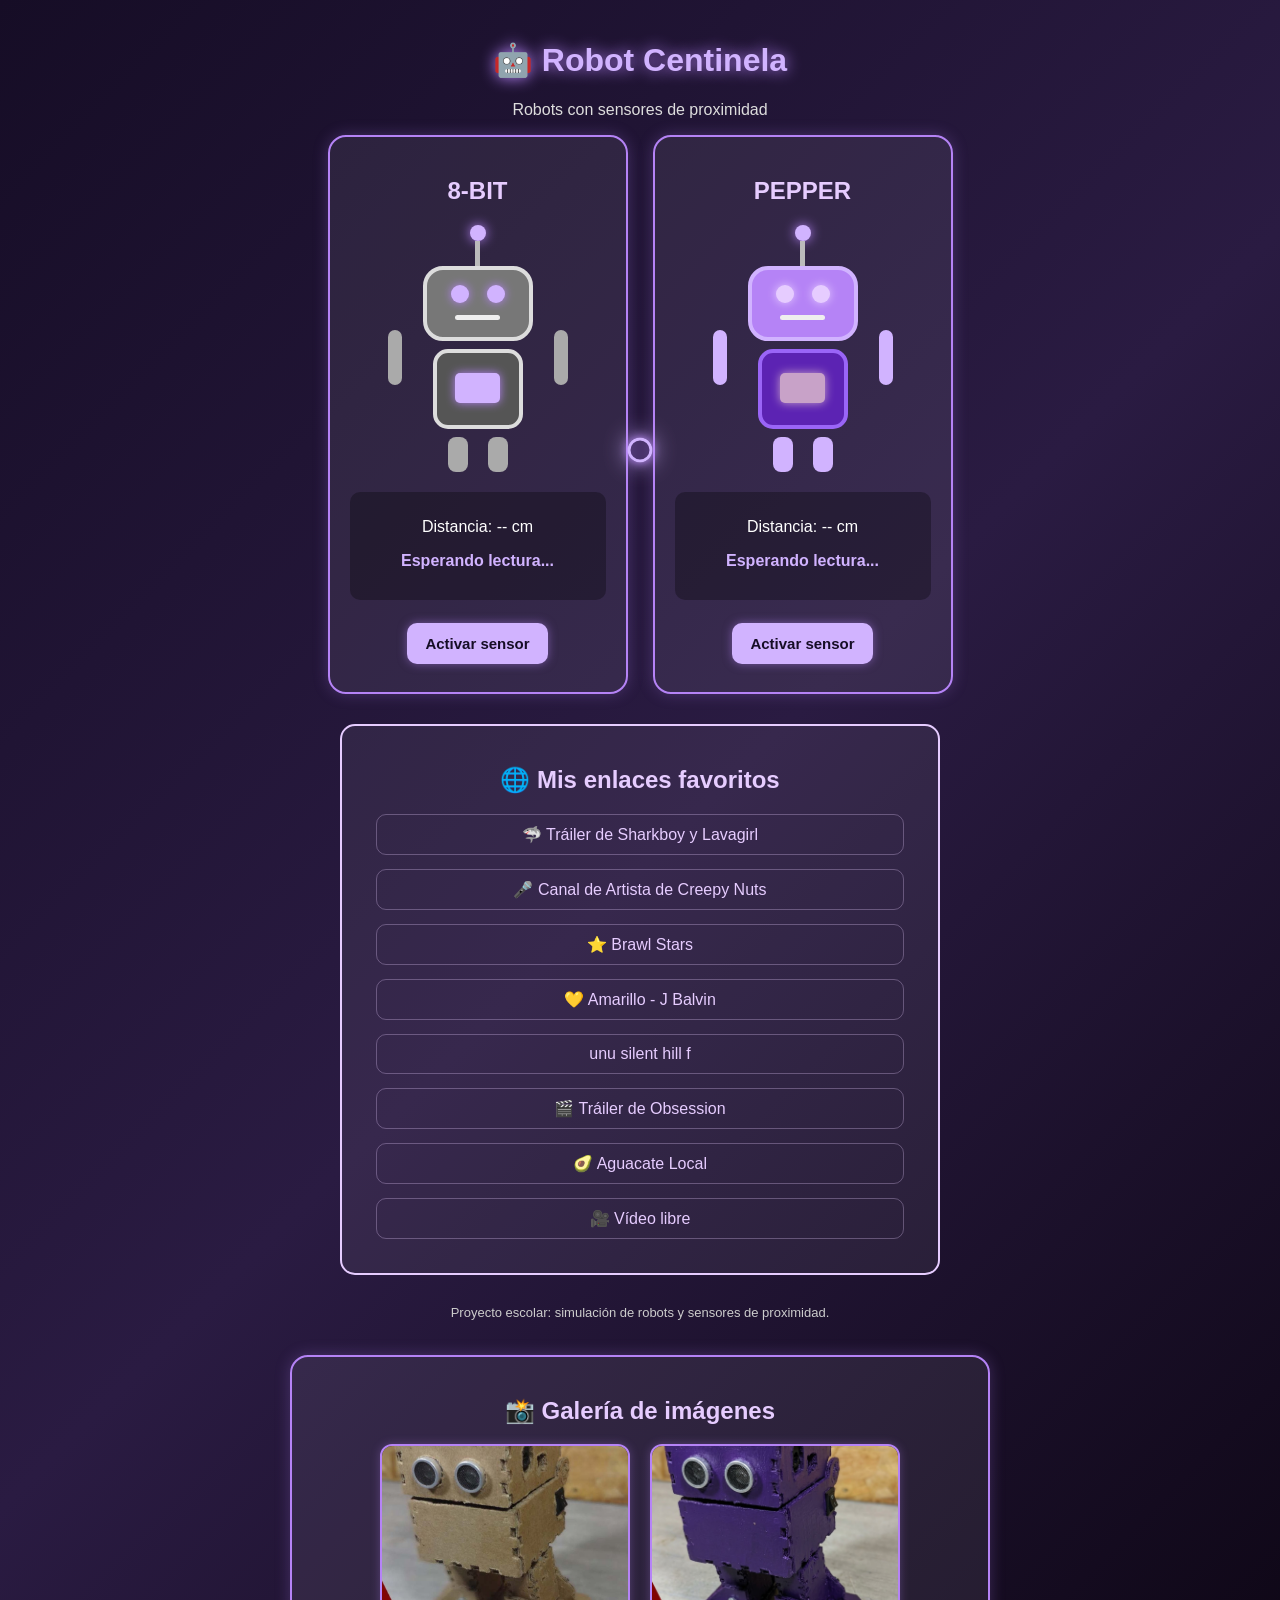
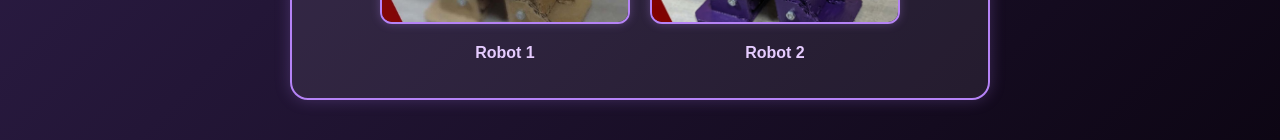
<file: rbot.html>
<!DOCTYPE html>
<html lang="es">
<head>
<meta charset="UTF-8">
<meta name="viewport" content="width=device-width, initial-scale=1.0">
<title>Robot Centinela</title>

<style>
* {
    box-sizing: border-box;
}

body {
    margin: 0;
    padding: 20px;
    font-family: Arial, sans-serif;
    color: white;
    text-align: center;
    background: linear-gradient(135deg, #160d26, #2a1b42, #0d0614);
}

h1 {
    color: #d1b3ff;
    text-shadow: 0 0 15px #b583f6;
}

h2 {
    color: #e6ccff;
}

.subtitulo {
    color: #ddd;
}

/* PUNTERO LAVANDA */
#puntero-lavanda {
    position: fixed;
    top: 50%;
    left: 50%;
    width: 25px;
    height: 25px;
    border: 3px solid #d1b3ff;
    border-radius: 50%;
    background: rgba(181,131,246,0.25);
    box-shadow: 0 0 10px #b583f6, 0 0 25px #d1b3ff;
    transform: translate(-50%, -50%);
    pointer-events: none;
    z-index: 999999;
}

@media (hover: hover) and (pointer: fine) {
    body, a, button {
        cursor: none;
    }
}

/* TARJETAS */
.contenedor {
    display: flex;
    flex-wrap: wrap;
    justify-content: center;
    gap: 25px;
}

.tarjeta {
    width: 300px;
    max-width: 100%;
    padding: 20px;
    border: 2px solid #b583f6;
    border-radius: 18px;
    background: rgba(255,255,255,0.07);
    box-shadow: 0 0 15px rgba(181,131,246,0.25);
}

/* DISEÑO DE LOS ROBOTS */
.robot {
    width: 150px;
    margin: 20px auto;
    position: relative;
}

.antena {
    width: 5px;
    height: 25px;
    margin: auto;
    background: #bbb;
}

.bola-antena {
    width: 16px;
    height: 16px;
    margin: auto;
    border-radius: 50%;
    background: #d1b3ff;
    box-shadow: 0 0 12px #b583f6;
}

.cabeza {
    width: 110px;
    height: 75px;
    margin: auto;
    padding: 15px;
    border: 4px solid #ddd;
    border-radius: 20px;
    background: #777;
}

.ojos {
    display: flex;
    justify-content: space-around;
}

.ojo {
    width: 18px;
    height: 18px;
    border-radius: 50%;
    background: #d1b3ff;
    box-shadow: 0 0 10px #b583f6;
}

.boca {
    width: 45px;
    height: 5px;
    margin: 12px auto 0;
    background: #eee;
    border-radius: 5px;
}

.brazos {
    display: flex;
    justify-content: space-between;
    position: absolute;
    top: 105px;
    left: -15px;
    right: -15px;
}

.brazo {
    width: 14px;
    height: 55px;
    border-radius: 10px;
    background: #aaa;
}

.cuerpo {
    width: 90px;
    height: 80px;
    margin: 8px auto;
    border: 4px solid #ddd;
    border-radius: 15px;
    background: #555;
}

.panel {
    width: 45px;
    height: 30px;
    margin: 20px auto;
    border-radius: 5px;
    background: #d1b3ff;
    box-shadow: 0 0 10px #b583f6;
}

.piernas {
    display: flex;
    justify-content: center;
    gap: 20px;
}

.pierna {
    width: 20px;
    height: 35px;
    border-radius: 8px;
    background: #aaa;
}

/* ROBOT MORADO Y LAVANDA */
.robot-morado .cabeza {
    background: #b583f6;
    border-color: #d1b3ff;
}

.robot-morado .cuerpo {
    background: #5c23b3;
    border-color: #9a65f7;
}

.robot-morado .ojo {
    background: #e6ccff;
    box-shadow: 0 0 10px #e6ccff;
}

.robot-morado .panel {
    background: #c8a2c8;
    box-shadow: 0 0 10px #c8a2c8;
}

.robot-morado .brazo,
.robot-morado .pierna {
    background: #d1b3ff;
}

/* SENSORES */
.sensor {
    margin: 15px 0;
    padding: 10px;
    border-radius: 10px;
    background: rgba(0,0,0,0.3);
}

.estado {
    min-height: 22px;
    font-weight: bold;
    color: #d1b3ff;
}

button {
    padding: 12px 18px;
    border: none;
    border-radius: 10px;
    color: #160d26;
    background: #d1b3ff;
    font-weight: bold;
    font-size: 15px;
    margin: 8px;
    box-shadow: 0 0 10px rgba(181,131,246,0.5);
}

button:hover {
    background: #b583f6;
    box-shadow: 0 0 15px #b583f6;
}

/* ENLACES */
.lista-enlaces {
    margin: 30px auto;
    padding: 20px;
    max-width: 600px;
    border: 2px solid #e6ccff;
    border-radius: 15px;
    background: rgba(255,255,255,0.06);
}

.lista-enlaces a {
    display: block;
    margin: 14px;
    padding: 10px;
    color: #e6ccff;
    text-decoration: none;
    overflow-wrap: anywhere;
    border: 1px solid rgba(230,204,255,0.3);
    border-radius: 10px;
    transition: 0.3s;
}

.lista-enlaces a:hover {
    color: #ffffff;
    border-color: #d1b3ff;
    background: rgba(181,131,246,0.15);
}

.nota {
    color: #ccc;
    font-size: 13px;
}

/* GALERÍA */
.galeria {
    margin: 35px auto 20px;
    max-width: 700px;
    padding: 20px;
    border: 2px solid #b583f6;
    border-radius: 18px;
    background: rgba(255,255,255,0.07);
    box-shadow: 0 0 15px rgba(181,131,246,0.25);
}

.imagenes {
    display: flex;
    justify-content: center;
    flex-wrap: wrap;
    gap: 20px;
}

.imagenes img {
    width: 250px;
    max-width: 100%;
    height: 180px;
    object-fit: cover;
    border: 2px solid #b583f6;
    border-radius: 12px;
    box-shadow: 0 0 10px rgba(181,131,246,0.3);
}

.imagenes p {
    color: #e6ccff;
    font-weight: bold;
}
</style>
</head>

<body>

<div id="puntero-lavanda"></div>

<h1>🤖 Robot Centinela</h1>
<p class="subtitulo">Robots con sensores de proximidad</p>

<div class="contenedor">

    <!-- ROBOT GRIS -->
    <section class="tarjeta">
        <h2>8-BIT</h2>

        <div class="robot">
            <div class="bola-antena"></div>
            <div class="antena"></div>

            <div class="cabeza">
                <div class="ojos">
                    <div class="ojo"></div>
                    <div class="ojo"></div>
                </div>
                <div class="boca"></div>
            </div>

            <div class="brazos">
                <div class="brazo"></div>
                <div class="brazo"></div>
            </div>

            <div class="cuerpo">
                <div class="panel"></div>
            </div>

            <div class="piernas">
                <div class="pierna"></div>
                <div class="pierna"></div>
            </div>
        </div>

        <div class="sensor">
            <p>Distancia: <span id="distancia1">--</span> cm</p>
            <p class="estado" id="estado1">Esperando lectura...</p>
        </div>

        <button onclick="simular(1)">Activar sensor</button>
    </section>

    <!-- ROBOT MORADO Y LAVANDA -->
    <section class="tarjeta">
        <h2>PEPPER</h2>

        <div class="robot robot-morado">
            <div class="bola-antena"></div>
            <div class="antena"></div>

            <div class="cabeza">
                <div class="ojos">
                    <div class="ojo"></div>
                    <div class="ojo"></div>
                </div>
                <div class="boca"></div>
            </div>

            <div class="brazos">
                <div class="brazo"></div>
                <div class="brazo"></div>
            </div>

            <div class="cuerpo">
                <div class="panel"></div>
            </div>

            <div class="piernas">
                <div class="pierna"></div>
                <div class="pierna"></div>
            </div>
        </div>

        <div class="sensor">
            <p>Distancia: <span id="distancia2">--</span> cm</p>
            <p class="estado" id="estado2">Esperando lectura...</p>
        </div>

        <button onclick="simular(2)">Activar sensor</button>
    </section>

</div>

<!-- LISTA DE ENLACES -->
<div class="lista-enlaces">
    <h2>🌐 Mis enlaces favoritos</h2>

    <a href="http://www.youtube.com/watch?v=GHheHLDGy4w"
       target="_blank" rel="noopener noreferrer">
       🦈 Tráiler de Sharkboy y Lavagirl
    </a>

    <a href="https://m.youtube.com/results?search_query=Creepy+nuts"
       target="_blank" rel="noopener noreferrer">
       🎤 Canal de Artista de Creepy Nuts
    </a>

    <a href="https://play.google.com/store/apps/details?id=com.supercell.brawlstars&hl=es_MX&referrer=utm_source%3Dgoogle%26utm_medium%3Dorganic%26utm_term%3Dbrawlstars&pcampaignid=APPU_1_WEDOar-5H66wkPIPyv6D6AE"
       target="_blank" rel="noopener noreferrer">
       ⭐ Brawl Stars
    </a>

    <a href="https://youtu.be/1-TaqM-Bklw?si=H8fIUNWN8UbYNbB_"
       target="_blank" rel="noopener noreferrer">
       💛 Amarillo - J Balvin
    </a>

    <a href="https://m.youtube.com/watch?v=UypppJriT20"
       target="_blank" rel="noopener noreferrer">
      unu     silent hill f 
    </a>

    <a href="https://m.youtube.com/watch?v=nkbdrYs7Maw&pp=ygURT2JzZXNzaW9uIHRyYWlsZXI%3D"
       target="_blank" rel="noopener noreferrer">
       🎬 Tráiler de Obsession
    </a>

    <a href="http://localhost:8158/Aguacate.html"
       target="_blank" rel="noopener noreferrer">
       🥑 Aguacate Local
    </a>

    <!-- NUEVO ENLACE PARA VÍDEO LOCAL -->
    <a href="https://youtu.be/esPT8WCk_AQ?si=H29ts940x7oMgKO_"
       target="_blank" rel="noopener noreferrer">
       🎥 Vídeo libre
    </a>
</div>

<p class="nota">
    Proyecto escolar: simulación de robots y sensores de proximidad.
</p>

<!-- GALERÍA CON DOS IMÁGENES AL FINAL -->
<section class="galeria">
    <h2>📸 Galería de imágenes</h2>

    <div class="imagenes">
        <div>
            <img src="centi.jpg" alt="Primera imagen del robot">
            <p>Robot 1</p>
        </div>

        <div>
            <img src="purp.jpg" alt="Segunda imagen del robot">
            <p>Robot 2</p>
        </div>
    </div>
</section>

<script>
/* SIMULACIÓN DE LOS SENSORES */
function simular(numero) {
    const distancia = Math.floor(Math.random() * 100) + 1;

    document.getElementById("distancia" + numero).textContent = distancia;

    const estado = document.getElementById("estado" + numero);

    if (distancia <= 20) {
        estado.textContent = "⚠️ ¡Objeto muy cerca!";
        estado.style.color = "#ff4444";
    } else if (distancia <= 50) {
        estado.textContent = "🟡 Objeto aproximándose";
        estado.style.color = "#ffcc33";
    } else {
        estado.textContent = "✅ Zona segura";
        estado.style.color = "#d1b3ff";
    }
}

/* PUNTERO LAVANDA */
const puntero = document.getElementById("puntero-lavanda");

function moverPuntero(x, y) {
    puntero.style.left = x + "px";
    puntero.style.top = y + "px";
}

document.addEventListener("pointermove", function(evento) {
    moverPuntero(evento.clientX, evento.clientY);
});

document.addEventListener("pointerdown", function(evento) {
    moverPuntero(evento.clientX, evento.clientY);
});

document.addEventListener("touchmove", function(evento) {
    if (evento.touches.length > 0) {
        moverPuntero(
            evento.touches[0].clientX,
            evento.touches[0].clientY
        );
    }
}, { passive: true });

document.addEventListener("touchstart", function(evento) {
    if (evento.touches.length > 0) {
        moverPuntero(
            evento.touches[0].clientX,
            evento.touches[0].clientY
        );
    }
}, { passive: true });
</script>

</body>
</html>
</file>
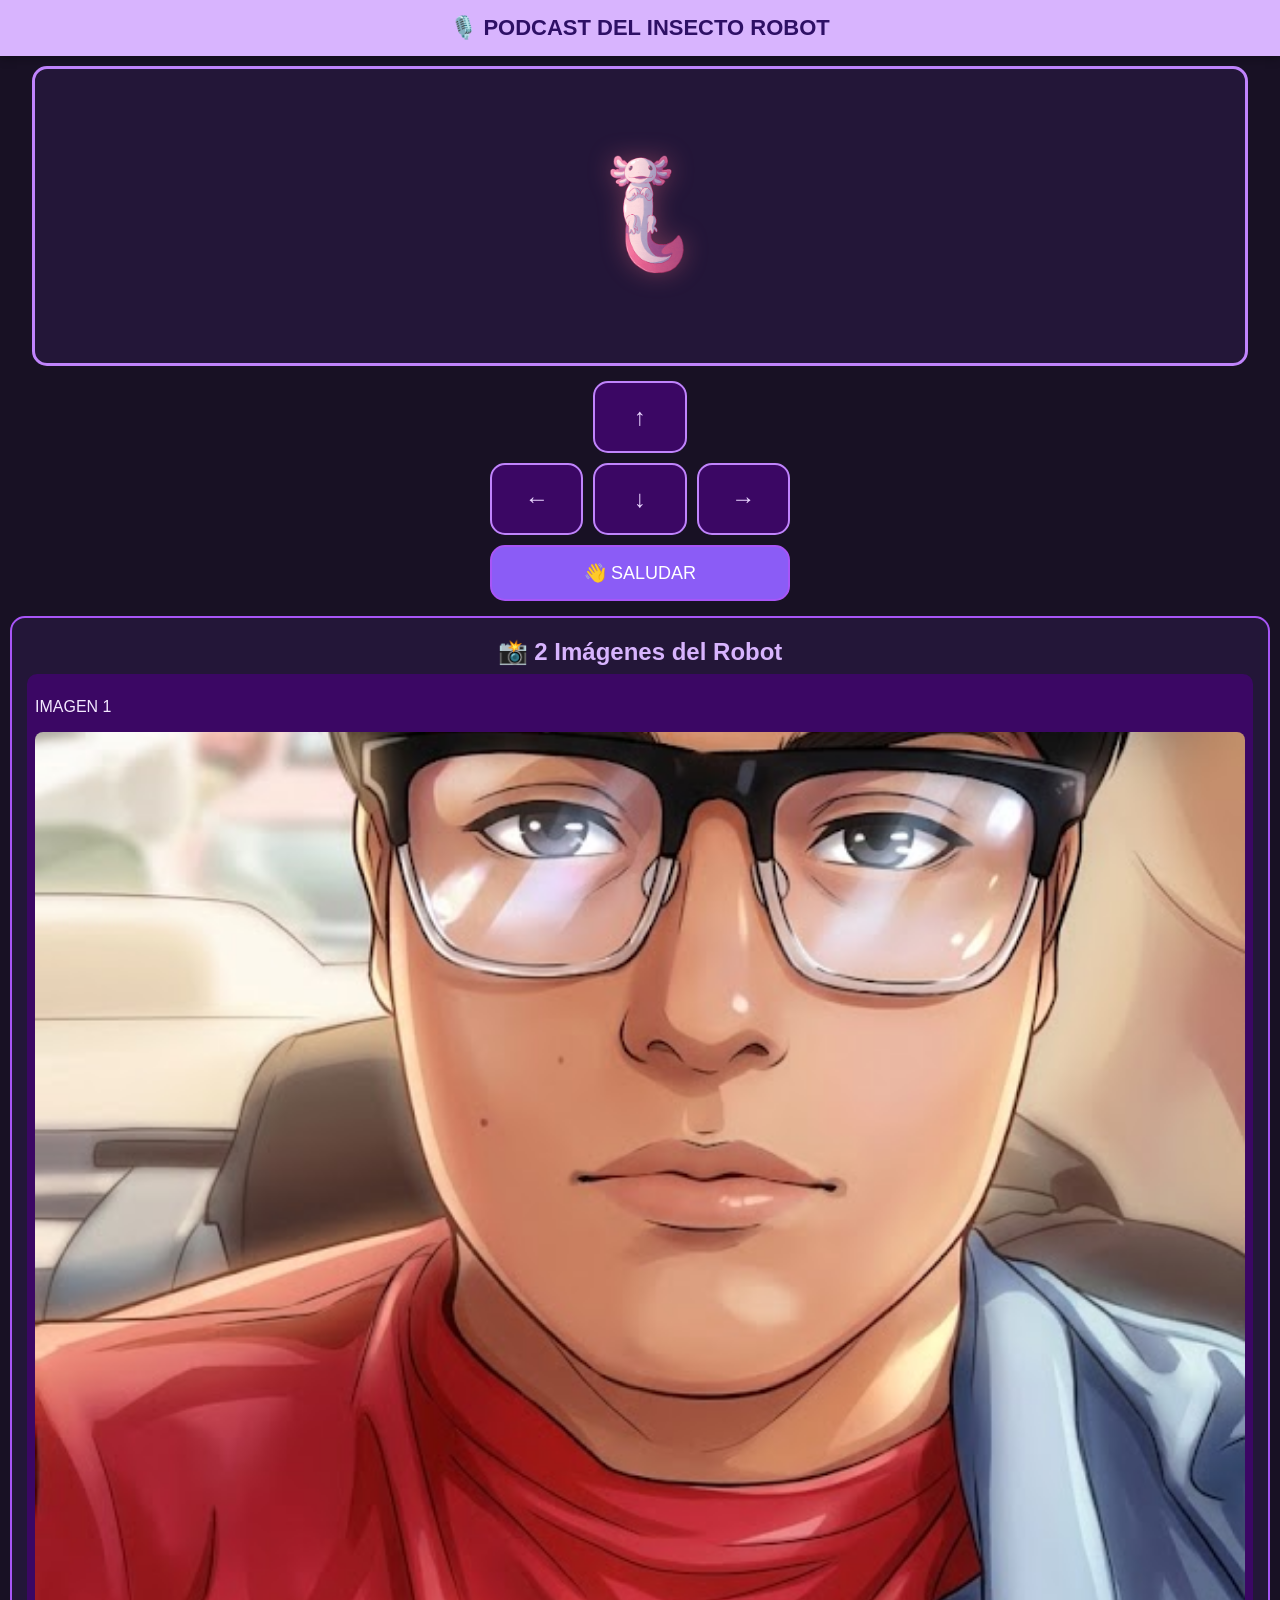
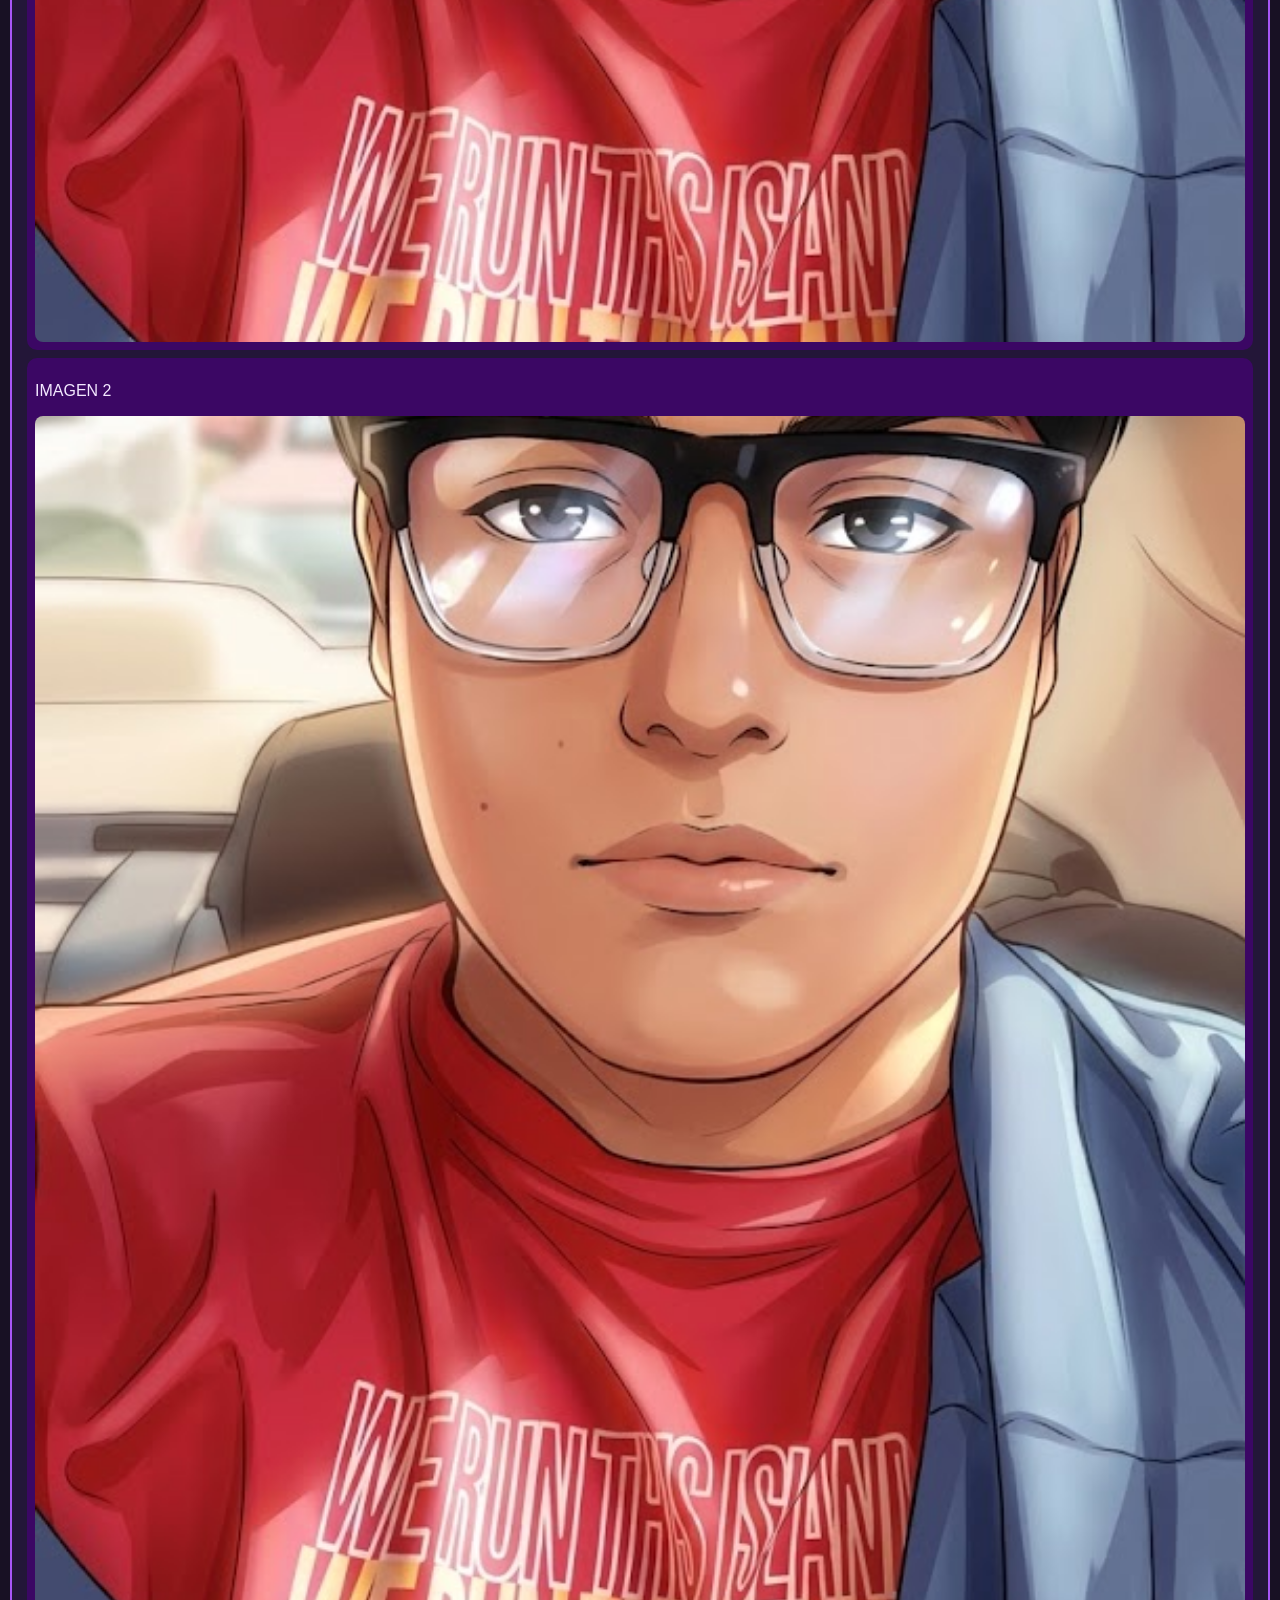
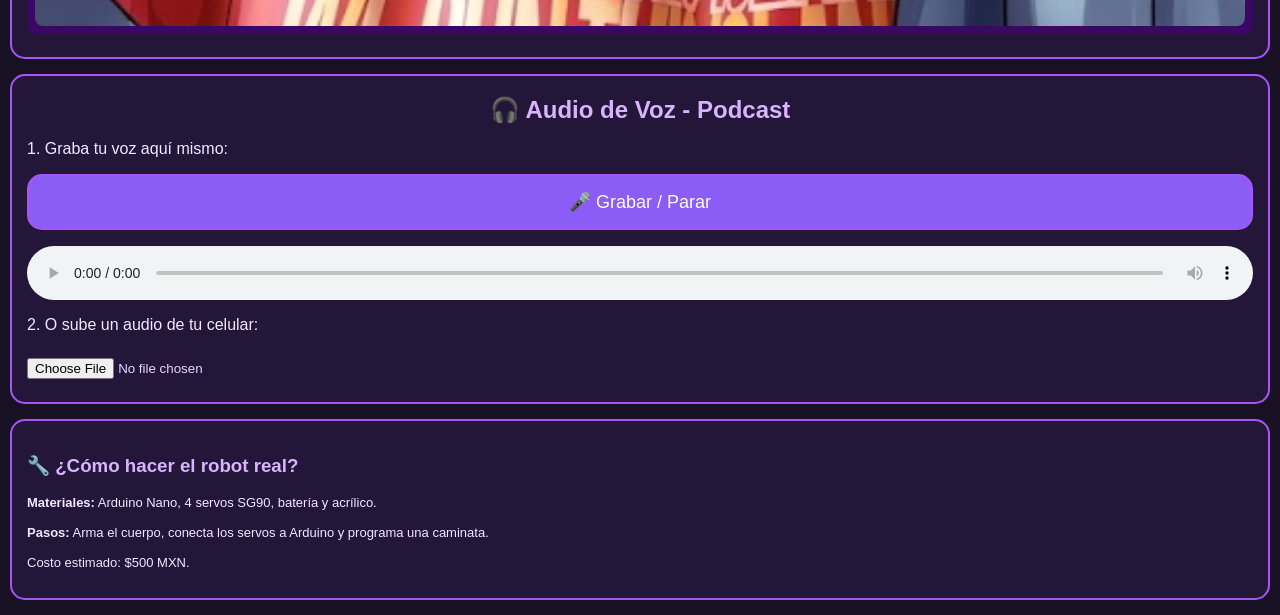
<file: robot.html>
<!DOCTYPE html>
<html lang="es">
<head>
<meta charset="UTF-8">
<meta name="viewport" content="width=device-width, initial-scale=1.0">
<title>INSECTO ROBOT APP</title>

<style>
* {
  box-sizing: border-box;
}

html {
  min-height: 100%;
  overflow-y: auto;
  scroll-behavior: smooth;
  touch-action: pan-y;
}

body {
  margin: 0;
  min-height: 100vh;
  background: #181124; /* Fondo violeta oscuro profundo */
  color: #f3e8ff; /* Texto lavanda claro */
  font-family: Arial, sans-serif;
  text-align: center;
  overflow-x: hidden;
  overflow-y: auto;
  touch-action: pan-y;
}

header {
  background: #d8b4fe; /* Lavanda brillante */
  color: #2e1065; /* Texto morado oscuro para buen contraste */
  padding: 15px;
  font-size: 22px;
  font-weight: bold;
  position: sticky;
  top: 0;
  z-index: 10;
  box-shadow: 0 2px 10px rgba(0,0,0,0.3);
}

#arena {
  width: 95%;
  height: 300px;
  background: #231638; /* Violeta oscuro para el área de juego */
  border: 3px solid #c084fc; /* Borde lavanda neón */
  border-radius: 15px;
  margin: 10px auto;
  position: relative;
  overflow: hidden;
  touch-action: pan-y;
}

#insecto {
  position: absolute;
  left: 50%;
  top: 50%;
  transform: translate(-50%, -50%);
  transition: left .2s, top .2s;
  width: 150px;
  height: 130px;
  pointer-events: none;
}

.ajolote-frame {
  position: absolute;
  inset: 0;
  display: flex;
  align-items: center;
  justify-content: center;
}

.ajolote-frame img {
  width: 150px;
  height: 130px;
  object-fit: contain;
  display: block;
  filter: drop-shadow(0 0 12px rgba(251, 113, 133, 0.35));
}

#ajoloteSaludo {
  display: none;
}

.saludando #ajoloteIdle {
  display: none;
}

.saludando #ajoloteSaludo {
  display: block;
}

@keyframes saludoGrito {
  0% { transform: rotate(0deg); }
  50% { transform: rotate(-8deg); }
  100% { transform: rotate(8deg); }
}

.saludando {
  animation: saludoGrito .35s ease-in-out infinite alternate;
}

#controles {
  display: grid;
  grid-template-columns: repeat(3, 1fr);
  gap: 10px;
  width: 90%;
  max-width: 300px;
  margin: 15px auto;
}

.btn {
  padding: 20px 0;
  font-size: 24px;
  background: #3b0764; /* Violeta intenso */
  border: 2px solid #c084fc;
  color: #e9d5ff;
  border-radius: 15px;
  user-select: none;
  -webkit-user-select: none;
  touch-action: manipulation;
  cursor: pointer;
}

.btn:active {
  background: #c084fc;
  color: #2e1065;
}

.btn-saludar {
  grid-column: 1 / 4;
  background: #8b5cf6; /* Morado violeta vibrante */
  border-color: #a855f7;
  color: white;
  font-size: 18px;
  padding: 15px;
}

.card {
  background: #231638;
  border: 2px solid #a855f7;
  border-radius: 15px;
  padding: 15px;
  margin: 15px 10px;
  text-align: left;
  overflow-wrap: anywhere;
}

.card h2 {
  color: #d8b4fe;
  text-align: center;
  margin: 5px 0;
}

.img-box {
  width: 100%;
  background: #3b0764;
  border-radius: 10px;
  padding: 8px;
  margin: 8px 0;
}

.img-box img {
  display: block;
  width: 100%;
  aspect-ratio: 1 / 1;
  height: auto;
  object-fit: cover;
  object-position: center;
  border-radius: 8px;
  background: #181124;
}

input[type="file"] {
  width: 100%;
  max-width: 100%;
  margin: 8px 0;
  color: #e9d5ff;
}

audio {
  display: block;
  width: 100%;
  max-width: 100%;
}

button {
  font-family: inherit;
}

</style>
</head>

<body>

<header>🎙️ PODCAST DEL INSECTO ROBOT</header>

<div id="arena">
  <div id="insecto">
    <div class="ajolote-frame">
      <img id="ajoloteIdle" src="ajolote.gif" alt="Ajolote en reposo">
      <img id="ajoloteSaludo" src="ajolotesaludo.gif" alt="Ajolote saludando">
    </div>
  </div>
</div>

<div id="controles">
  <div></div>
  <button class="btn" onclick="mover('arriba')">↑</button>
  <div></div>

  <button class="btn" onclick="mover('izquierda')">←</button>
  <button class="btn" onclick="mover('abajo')">↓</button>
  <button class="btn" onclick="mover('derecha')">→</button>

  <button class="btn btn-saludar" onclick="saludar()">
    👋 SALUDAR
  </button>
</div>

<div class="card">
  <h2>📸 2 Imágenes del Robot</h2>

  <div class="img-box">
    <p>IMAGEN 1</p>
    <img id="img1" src="damn.jpg" alt="Primera imagen del robot">
  </div>

  <div class="img-box">
    <p>IMAGEN 2</p>
    <img id="img2" src="damn.jpg" alt="Segunda imagen del robot">
  </div>
</div>

<div class="card">
  <h2>🎧 Audio de Voz - Podcast</h2>

  <p>1. Graba tu voz aquí mismo:</p>

  <button class="btn btn-saludar"
    style="width:100%"
    onclick="grabarAudio()">
    🎤 Grabar / Parar
  </button>

  <p id="estadoAudio"
     style="color:#d8b4fe;text-align:center">
  </p>

  <audio id="player" controls></audio>

  <p>2. O sube un audio de tu celular:</p>
  <input type="file" accept="audio/*"
    onchange="cargarAudio(this)">
</div>

<div class="card">
  <h3 style="color:#d8b4fe">
    🔧 ¿Cómo hacer el robot real?
  </h3>

  <p style="font-size:13px">
    <b>Materiales:</b> Arduino Nano, 4 servos SG90,
    batería y acrílico.
    <br><br>
    <b>Pasos:</b> Arma el cuerpo, conecta los servos
    a Arduino y programa una caminata.
    <br><br>
    Costo estimado: $500 MXN.
  </p>
</div>

<script>
let x = 50;
let y = 50;

const insecto = document.getElementById('insecto');

function mover(dir) {
  if (dir === 'arriba' && y > 15) y -= 12;
  if (dir === 'abajo' && y < 85) y += 12;
  if (dir === 'izquierda' && x > 15) x -= 12;
  if (dir === 'derecha' && x < 85) x += 12;

  insecto.style.left = x + '%';
  insecto.style.top = y + '%';

  if (navigator.vibrate) navigator.vibrate(30);
}

function saludar() {
  insecto.classList.add('saludando');

  if (navigator.vibrate) {
    navigator.vibrate([50, 50, 100]);
  }

  setTimeout(() => {
    insecto.classList.remove('saludando');
  }, 2000);
}

let urlsImagenes = [];

function cargarImg(input, id) {
  const file = input.files[0];

  if (file) {
    const url = URL.createObjectURL(file);
    urlsImagenes.push(url);
    document.getElementById(id).src = url;
  }
}

let urlAudio;
let mediaRecorder;
let audioChunks = [];
let grabando = false;

function cargarAudio(input) {
  const file = input.files[0];

  if (file) {
    if (urlAudio) URL.revokeObjectURL(urlAudio);

    urlAudio = URL.createObjectURL(file);
    document.getElementById('player').src = urlAudio;
    document.getElementById('estadoAudio').innerText =
      '✅ Audio cargado';
  }
}

async function grabarAudio() {
  const estado = document.getElementById('estadoAudio');
  const player = document.getElementById('player');

  try {
    if (grabando && mediaRecorder) {
      mediaRecorder.stop();
      grabando = false;
      estado.innerText = '⏳ Procesando audio...';
      return;
    }

    if (!navigator.mediaDevices ||
        !navigator.mediaDevices.getUserMedia ||
        !window.MediaRecorder) {
      estado.innerText =
        'Tu navegador no permite grabar aquí. Abre la página en un navegador compatible y usa HTTPS.';
      return;
    }

    const stream = await navigator.mediaDevices.getUserMedia({
      audio: true
    });

    const tipos = [
      'audio/webm;codecs=opus',
      'audio/webm',
      'audio/mp4'
    ];

    let opciones = {};

    if (MediaRecorder.isTypeSupported) {
      const tipo = tipos.find(t =>
        MediaRecorder.isTypeSupported(t)
      );

      if (tipo) opciones.mimeType = tipo;
    }

    mediaRecorder = new MediaRecorder(stream, opciones);
    audioChunks = [];

    mediaRecorder.ondataavailable = e => {
      if (e.data.size > 0) audioChunks.push(e.data);
    };

    mediaRecorder.onstop = () => {
      const blob = new Blob(audioChunks, {
        type: mediaRecorder.mimeType || 'audio/webm'
      });

      if (urlAudio) URL.revokeObjectURL(urlAudio);

      urlAudio = URL.createObjectURL(blob);
      player.src = urlAudio;

      estado.innerText = '✅ Audio grabado correctamente';

      stream.getTracks().forEach(track => track.stop());
    };

    mediaRecorder.start();
    grabando = true;

    estado.innerText =
      '🔴 Grabando... toca de nuevo para detener';

  } catch (error) {
    grabando = false;
    estado.innerText =
      '❌ No se pudo acceder al micrófono. Revisa los permisos.';
  }
}
</script>

</body>
</html>
</file>
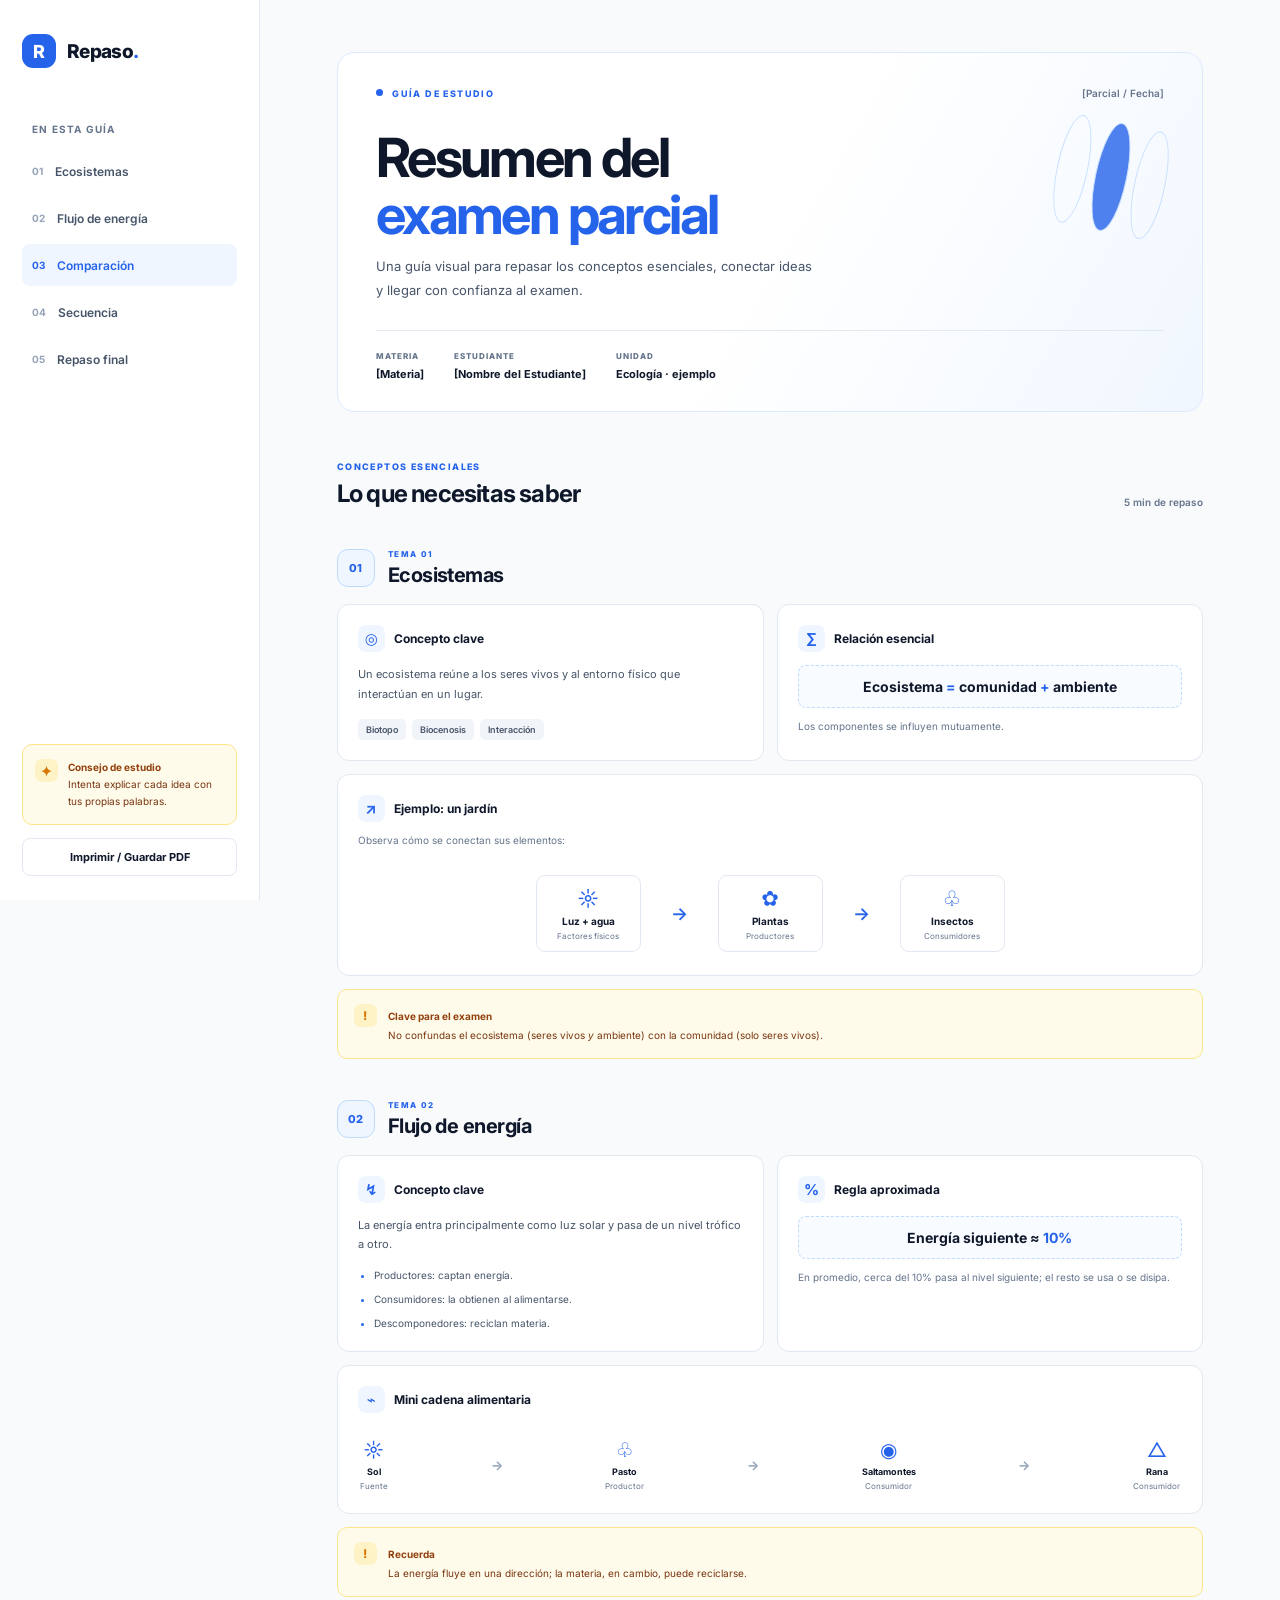
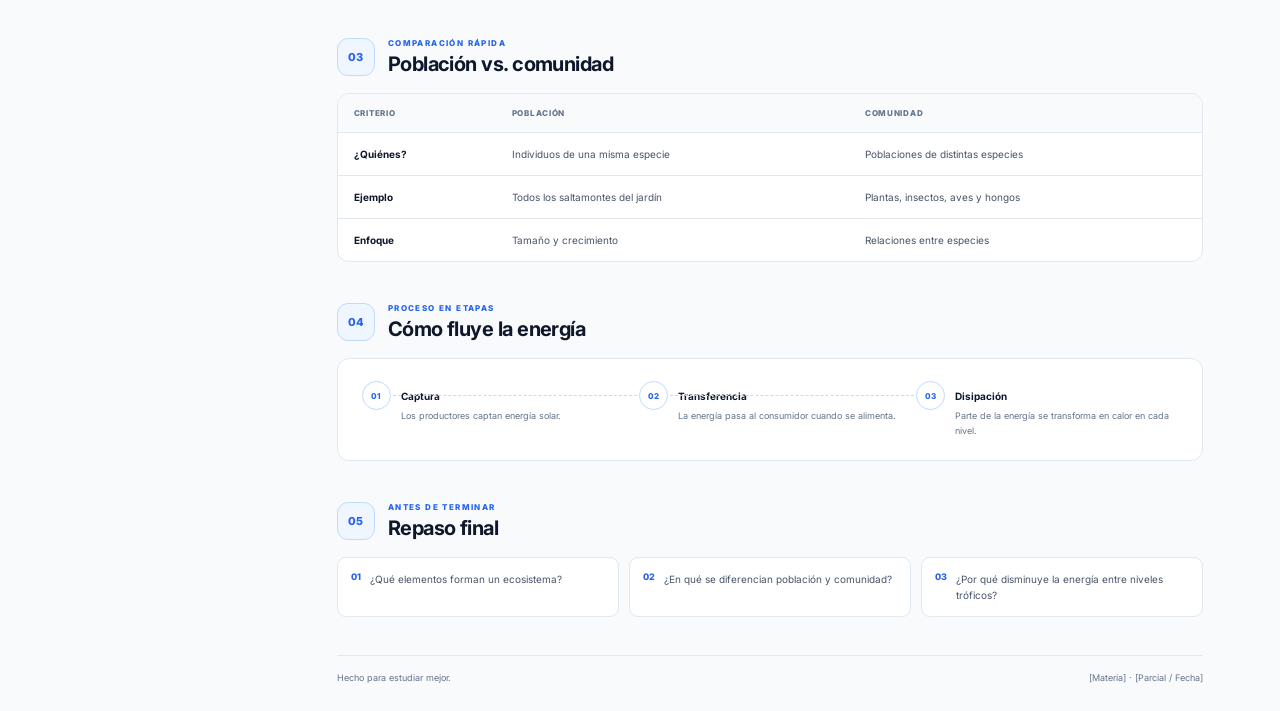
<file: TERCER PARCIAL.html>
<!doctype html>
<html lang="es">
<head>
  <meta charset="utf-8">
  <meta name="viewport" content="width=device-width, initial-scale=1">
  <meta name="theme-color" content="#f8fafc">
  <meta name="description" content="Guía visual de repaso para un examen parcial.">
  <title>Guía de repaso · Examen parcial</title>
  <link rel="preconnect" href="https://fonts.googleapis.com">
  <link rel="preconnect" href="https://fonts.gstatic.com" crossorigin>
  <link href="https://fonts.googleapis.com/css2?family=Inter:wght@400;500;600;700;800&display=swap" rel="stylesheet">
  <link rel="stylesheet" href="styles.css">
  <script src="script.js" defer></script>
</head>
<body>
  <a class="skip-link" href="#contenido">Saltar al contenido</a>

  <div class="page-layout">
    <aside class="sidebar" aria-label="Navegación del resumen">
      <a class="brand" href="#inicio" aria-label="Ir al inicio">
        <span class="brand-mark" aria-hidden="true">R</span>
        <span>Repaso<span class="brand-dot">.</span></span>
      </a>
      <p class="sidebar-label">EN ESTA GUÍA</p>
      <nav class="section-nav">
        <a class="nav-link is-active" href="#tema-1"><span class="nav-number">01</span> Ecosistemas</a>
        <a class="nav-link" href="#tema-2"><span class="nav-number">02</span> Flujo de energía</a>
        <a class="nav-link" href="#comparacion"><span class="nav-number">03</span> Comparación</a>
        <a class="nav-link" href="#proceso"><span class="nav-number">04</span> Secuencia</a>
        <a class="nav-link" href="#repaso-final"><span class="nav-number">05</span> Repaso final</a>
      </nav>
      <div class="sidebar-note">
        <span class="note-icon" aria-hidden="true">✦</span>
        <p><strong>Consejo de estudio</strong><br>Intenta explicar cada idea con tus propias palabras.</p>
      </div>
      <button class="print-button" type="button" data-print>Imprimir / Guardar PDF</button>
    </aside>

    <main id="contenido" class="main-content">
      <!-- Reemplaza los marcadores del encabezado con los datos de tu parcial. -->
      <header class="hero" id="inicio">
        <div class="hero-topline">
          <span class="eyebrow"><span class="status-dot"></span> GUÍA DE ESTUDIO</span>
          <span class="hero-date">[Parcial / Fecha]</span>
        </div>
        <h1>Resumen del<br><span>examen parcial</span></h1>
        <p class="hero-description">Una guía visual para repasar los conceptos esenciales, conectar ideas y llegar con confianza al examen.</p>
        <div class="hero-meta">
          <div><span class="meta-label">MATERIA</span><strong>[Materia]</strong></div>
          <div><span class="meta-label">ESTUDIANTE</span><strong>[Nombre del Estudiante]</strong></div>
          <div><span class="meta-label">UNIDAD</span><strong>Ecología · ejemplo</strong></div>
        </div>
        <div class="hero-decoration" aria-hidden="true"><span></span><span></span><span></span></div>
      </header>

      <div class="content-heading">
        <div>
          <p class="eyebrow">CONCEPTOS ESENCIALES</p>
          <h2>Lo que necesitas saber</h2>
        </div>
        <span class="reading-time">5 min de repaso</span>
      </div>

      <!-- Reemplaza esta sección de muestra con el primer tema de tus apuntes. -->
      <section class="topic-section" id="tema-1" aria-labelledby="tema-1-titulo">
        <div class="topic-heading">
          <span class="topic-index">01</span>
          <div><p class="eyebrow">TEMA 01</p><h2 id="tema-1-titulo">Ecosistemas</h2></div>
        </div>
        <div class="card-grid">
          <article class="info-card concept-card">
            <div class="card-heading"><span class="card-icon icon-blue" aria-hidden="true">◎</span><h3>Concepto clave</h3></div>
            <p>Un ecosistema reúne a los seres vivos y al entorno físico que interactúan en un lugar.</p>
            <div class="tag-row"><span class="tag">Biotopo</span><span class="tag">Biocenosis</span><span class="tag">Interacción</span></div>
          </article>
          <article class="info-card formula-card">
            <div class="card-heading"><span class="card-icon icon-blue" aria-hidden="true">∑</span><h3>Relación esencial</h3></div>
            <div class="formula">Ecosistema <span>=</span> comunidad <span>+</span> ambiente</div>
            <p class="card-caption">Los componentes se influyen mutuamente.</p>
          </article>
          <article class="info-card wide-card">
            <div class="card-heading"><span class="card-icon icon-blue" aria-hidden="true">↗</span><h3>Ejemplo: un jardín</h3></div>
            <p class="card-intro">Observa cómo se conectan sus elementos:</p>
            <div class="flow-diagram" aria-label="Diagrama: luz y agua permiten el crecimiento de las plantas, que sostienen a los insectos">
              <div class="flow-node"><span class="flow-symbol" aria-hidden="true">☼</span><strong>Luz + agua</strong><small>Factores físicos</small></div>
              <span class="flow-arrow" aria-hidden="true">→</span>
              <div class="flow-node"><span class="flow-symbol" aria-hidden="true">✿</span><strong>Plantas</strong><small>Productores</small></div>
              <span class="flow-arrow" aria-hidden="true">→</span>
              <div class="flow-node"><span class="flow-symbol" aria-hidden="true">♧</span><strong>Insectos</strong><small>Consumidores</small></div>
            </div>
          </article>
          <aside class="exam-note">
            <span class="note-icon" aria-hidden="true">!</span>
            <div><strong>Clave para el examen</strong><p>No confundas el ecosistema (seres vivos <em>y</em> ambiente) con la comunidad (solo seres vivos).</p></div>
          </aside>
        </div>
      </section>

      <!-- Reemplaza esta sección de muestra con el segundo tema de tus apuntes. -->
      <section class="topic-section" id="tema-2" aria-labelledby="tema-2-titulo">
        <div class="topic-heading">
          <span class="topic-index">02</span>
          <div><p class="eyebrow">TEMA 02</p><h2 id="tema-2-titulo">Flujo de energía</h2></div>
        </div>
        <div class="card-grid">
          <article class="info-card">
            <div class="card-heading"><span class="card-icon icon-blue" aria-hidden="true">↯</span><h3>Concepto clave</h3></div>
            <p>La energía entra principalmente como luz solar y pasa de un nivel trófico a otro.</p>
            <ul class="compact-list"><li>Productores: captan energía.</li><li>Consumidores: la obtienen al alimentarse.</li><li>Descomponedores: reciclan materia.</li></ul>
          </article>
          <article class="info-card">
            <div class="card-heading"><span class="card-icon icon-blue" aria-hidden="true">%</span><h3>Regla aproximada</h3></div>
            <div class="formula">Energía siguiente ≈ <span>10%</span></div>
            <p class="card-caption">En promedio, cerca del 10% pasa al nivel siguiente; el resto se usa o se disipa.</p>
          </article>
          <article class="info-card wide-card">
            <div class="card-heading"><span class="card-icon icon-blue" aria-hidden="true">⌁</span><h3>Mini cadena alimentaria</h3></div>
            <div class="food-chain">
              <div><span aria-hidden="true">☼</span><strong>Sol</strong><small>Fuente</small></div><b aria-hidden="true">→</b>
              <div><span aria-hidden="true">♧</span><strong>Pasto</strong><small>Productor</small></div><b aria-hidden="true">→</b>
              <div><span aria-hidden="true">◉</span><strong>Saltamontes</strong><small>Consumidor</small></div><b aria-hidden="true">→</b>
              <div><span aria-hidden="true">△</span><strong>Rana</strong><small>Consumidor</small></div>
            </div>
          </article>
          <aside class="exam-note">
            <span class="note-icon" aria-hidden="true">!</span>
            <div><strong>Recuerda</strong><p>La energía fluye en una dirección; la materia, en cambio, puede reciclarse.</p></div>
          </aside>
        </div>
      </section>

      <!-- Sustituye o amplía la tabla con la comparación que te pidan estudiar. -->
      <section class="topic-section" id="comparacion" aria-labelledby="comparacion-titulo">
        <div class="topic-heading">
          <span class="topic-index">03</span>
          <div><p class="eyebrow">COMPARACIÓN RÁPIDA</p><h2 id="comparacion-titulo">Población vs. comunidad</h2></div>
        </div>
        <div class="info-card table-card">
          <div class="table-wrap">
            <table>
              <thead><tr><th scope="col">Criterio</th><th scope="col">Población</th><th scope="col">Comunidad</th></tr></thead>
              <tbody>
                <tr><th scope="row">¿Quiénes?</th><td>Individuos de una misma especie</td><td>Poblaciones de distintas especies</td></tr>
                <tr><th scope="row">Ejemplo</th><td>Todos los saltamontes del jardín</td><td>Plantas, insectos, aves y hongos</td></tr>
                <tr><th scope="row">Enfoque</th><td>Tamaño y crecimiento</td><td>Relaciones entre especies</td></tr>
              </tbody>
            </table>
          </div>
        </div>
      </section>

      <!-- Cambia las etapas y descripciones según el proceso de tus apuntes. -->
      <section class="topic-section" id="proceso" aria-labelledby="proceso-titulo">
        <div class="topic-heading">
          <span class="topic-index">04</span>
          <div><p class="eyebrow">PROCESO EN ETAPAS</p><h2 id="proceso-titulo">Cómo fluye la energía</h2></div>
        </div>
        <article class="info-card timeline-card">
          <ol class="timeline">
            <li><span class="timeline-point">01</span><div><strong>Captura</strong><p>Los productores captan energía solar.</p></div></li>
            <li><span class="timeline-point">02</span><div><strong>Transferencia</strong><p>La energía pasa al consumidor cuando se alimenta.</p></div></li>
            <li><span class="timeline-point">03</span><div><strong>Disipación</strong><p>Parte de la energía se transforma en calor en cada nivel.</p></div></li>
          </ol>
        </article>
      </section>

      <!-- Reemplaza este cierre con las preguntas o ideas que quieras memorizar. -->
      <section class="topic-section final-section" id="repaso-final" aria-labelledby="repaso-titulo">
        <div class="topic-heading">
          <span class="topic-index">05</span>
          <div><p class="eyebrow">ANTES DE TERMINAR</p><h2 id="repaso-titulo">Repaso final</h2></div>
        </div>
        <div class="review-grid">
          <article class="review-item"><span>01</span><p>¿Qué elementos forman un ecosistema?</p></article>
          <article class="review-item"><span>02</span><p>¿En qué se diferencian población y comunidad?</p></article>
          <article class="review-item"><span>03</span><p>¿Por qué disminuye la energía entre niveles tróficos?</p></article>
        </div>
      </section>

      <footer class="page-footer"><span>Hecho para estudiar mejor.</span><span>[Materia] · [Parcial / Fecha]</span></footer>
    </main>
  </div>
</body>
</html>
</file>
<file: styles.css>
:root {
  font-family: "Inter", system-ui, -apple-system, BlinkMacSystemFont, "Segoe UI", sans-serif;
  color: #0f172a;
  background: #f8fafc;
  font-synthesis: none;
  text-rendering: optimizeLegibility;
  --ink: #0f172a;
  --muted: #64748b;
  --line: #e2e8f0;
  --paper: #fff;
  --accent: #2563eb;
  --accent-soft: #eff6ff;
  --highlight: #d97706;
  --highlight-soft: #fffbeb;
}

* { box-sizing: border-box; }
html { scroll-behavior: smooth; scroll-padding-top: 24px; }
body { margin: 0; min-width: 320px; }
a { color: inherit; }
button { font: inherit; }

.skip-link {
  position: fixed; z-index: 20; top: 12px; left: 12px; padding: 10px 14px;
  transform: translateY(-160%); border-radius: 8px; background: var(--ink); color: #fff;
}
.skip-link:focus { transform: translateY(0); }
.page-layout { max-width: 1600px; min-height: 100vh; margin: 0 auto; }
.sidebar {
  position: fixed; inset: 0 auto 0 max(0px, calc((100vw - 1600px) / 2)); z-index: 5;
  display: flex; width: 260px; flex-direction: column; padding: 34px 22px 24px;
  border-right: 1px solid var(--line); background: #fff;
}
.brand { display: flex; align-items: center; gap: 11px; font-size: 19px; font-weight: 800; letter-spacing: -.7px; text-decoration: none; }
.brand-mark { display: grid; width: 34px; height: 34px; place-items: center; border-radius: 11px; background: var(--accent); color: #fff; font-size: 18px; }
.brand-dot { color: var(--accent); }
.sidebar-label { margin: 55px 0 15px 10px; color: var(--muted); font-size: 10px; font-weight: 700; letter-spacing: 1.2px; }
.section-nav { display: grid; gap: 5px; }
.nav-link { display: flex; align-items: center; gap: 12px; min-height: 42px; padding: 9px 10px; border-radius: 8px; color: #475569; font-size: 12px; font-weight: 600; text-decoration: none; transition: background .18s ease, color .18s ease; }
.nav-link:hover, .nav-link.is-active { background: var(--accent-soft); color: var(--accent); }
.nav-number { color: #94a3b8; font-size: 10px; font-weight: 700; }
.nav-link.is-active .nav-number { color: var(--accent); }
.sidebar-note { display: flex; gap: 10px; margin-top: auto; padding: 14px 12px; border: 1px solid #fde68a; border-radius: 10px; background: var(--highlight-soft); }
.note-icon { display: grid; width: 23px; height: 23px; flex: 0 0 23px; place-items: center; border-radius: 7px; background: #fef3c7; color: var(--highlight); font-weight: 800; }
.sidebar-note p { margin: 0; color: #78350f; font-size: 10px; line-height: 1.7; }
.sidebar-note strong { color: #92400e; }
.print-button { margin-top: 13px; padding: 11px 10px; border: 1px solid var(--line); border-radius: 8px; background: #fff; color: var(--ink); cursor: pointer; font-size: 11px; font-weight: 700; }
.print-button:hover { border-color: var(--accent); color: var(--accent); }

.main-content { width: min(100% - 260px, 1050px); margin-left: 260px; padding: 52px clamp(28px, 6vw, 88px) 28px; }
.hero { position: relative; overflow: hidden; padding: 34px 38px 30px; border: 1px solid #dbeafe; border-radius: 18px; background: linear-gradient(120deg, #fff 50%, #f1f7ff); }
.hero-topline { display: flex; justify-content: space-between; align-items: center; gap: 16px; }
.eyebrow { margin: 0; color: var(--accent); font-size: 9px; font-weight: 800; letter-spacing: 1.4px; }
.status-dot { display: inline-block; width: 7px; height: 7px; margin-right: 6px; border-radius: 50%; background: var(--accent); vertical-align: 1px; }
.hero-date { color: var(--muted); font-size: 10px; font-weight: 600; }
.hero h1 { position: relative; z-index: 1; margin: 30px 0 12px; font-size: clamp(36px, 5vw, 54px); line-height: 1.06; letter-spacing: -2.6px; }
.hero h1 span { color: var(--accent); }
.hero-description { position: relative; z-index: 1; max-width: 440px; margin: 0; color: #475569; font-size: 13px; line-height: 1.8; }
.hero-meta { position: relative; z-index: 1; display: flex; flex-wrap: wrap; gap: 30px; margin-top: 28px; padding-top: 20px; border-top: 1px solid var(--line); }
.hero-meta div { display: grid; gap: 6px; }
.meta-label { color: var(--muted); font-size: 8px; font-weight: 800; letter-spacing: 1px; }
.hero-meta strong { font-size: 11px; font-weight: 700; }
.hero-decoration { position: absolute; top: 69px; right: 36px; display: grid; width: 110px; height: 110px; grid-template-columns: repeat(3, 1fr); gap: 8px; opacity: .8; transform: rotate(12deg); }
.hero-decoration span { border: 1px solid #bfdbfe; border-radius: 50%; }
.hero-decoration span:nth-child(2) { background: var(--accent); }
.hero-decoration span:nth-child(4) { background: #dbeafe; }
.hero-decoration span:nth-child(6) { background: #dbeafe; }

.content-heading { display: flex; justify-content: space-between; align-items: end; gap: 16px; margin: 49px 0 28px; }
.content-heading h2 { margin: 7px 0 0; font-size: 24px; letter-spacing: -.8px; }
.reading-time { color: var(--muted); font-size: 10px; font-weight: 600; }
.topic-section { margin-top: 41px; scroll-margin-top: 25px; }
.topic-heading { display: flex; align-items: center; gap: 13px; margin-bottom: 17px; }
.topic-index { display: grid; width: 38px; height: 38px; place-items: center; border: 1px solid #bfdbfe; border-radius: 11px; background: var(--accent-soft); color: var(--accent); font-size: 11px; font-weight: 800; }
.topic-heading .eyebrow { font-size: 8px; }
.topic-heading h2 { margin: 4px 0 0; font-size: 20px; letter-spacing: -.55px; }
.card-grid { display: grid; grid-template-columns: repeat(2, minmax(0, 1fr)); gap: 13px; }
.info-card { min-width: 0; padding: 20px; border: 1px solid var(--line); border-radius: 12px; background: var(--paper); }
.card-heading { display: flex; align-items: center; gap: 9px; margin-bottom: 13px; }
.card-heading h3 { margin: 0; font-size: 12px; font-weight: 700; }
.card-icon { display: grid; width: 27px; height: 27px; place-items: center; border-radius: 8px; font-size: 15px; font-weight: 700; }
.icon-blue { background: var(--accent-soft); color: var(--accent); }
.info-card > p { margin: 0; color: #475569; font-size: 11px; line-height: 1.8; }
.tag-row { display: flex; flex-wrap: wrap; gap: 6px; margin-top: 14px; }
.tag { padding: 5px 8px; border-radius: 5px; background: #f1f5f9; color: #475569; font-size: 9px; font-weight: 600; }
.formula { padding: 12px 10px; border: 1px dashed #bfdbfe; border-radius: 8px; background: #f8fbff; color: var(--ink); font-size: 14px; font-weight: 700; text-align: center; }
.formula span { color: var(--accent); }
.info-card .card-caption { margin-top: 9px; color: var(--muted); font-size: 10px; }
.wide-card { grid-column: 1 / -1; }
.card-intro { margin: -4px 0 13px !important; color: var(--muted) !important; font-size: 10px !important; }
.flow-diagram { display: flex; align-items: center; justify-content: center; gap: clamp(8px, 3vw, 30px); padding: 13px 0 3px; }
.flow-node { display: grid; min-width: 105px; justify-items: center; gap: 4px; padding: 10px; border: 1px solid var(--line); border-radius: 9px; background: #fff; }
.flow-symbol { color: var(--accent); font-size: 21px; line-height: 1.2; }
.flow-node strong { font-size: 10px; }
.flow-node small { color: var(--muted); font-size: 8px; }
.flow-arrow { color: var(--accent); font-size: 18px; font-weight: 600; }
.exam-note { display: flex; grid-column: 1 / -1; gap: 11px; padding: 14px 16px; border: 1px solid #fde68a; border-radius: 10px; background: var(--highlight-soft); }
.exam-note .note-icon { font-size: 12px; }
.exam-note strong { color: #92400e; font-size: 10px; }
.exam-note p { margin: 3px 0 0; color: #78350f; font-size: 10px; line-height: 1.65; }
.compact-list { display: grid; gap: 8px; margin: 12px 0 0; padding-left: 16px; color: #475569; font-size: 10px; line-height: 1.6; }
.compact-list li::marker { color: var(--accent); }
.food-chain { display: flex; align-items: center; justify-content: space-between; gap: 8px; padding: 12px 2px 2px; }
.food-chain div { display: grid; min-width: 0; justify-items: center; gap: 4px; text-align: center; }
.food-chain div > span { color: var(--accent); font-size: 20px; }
.food-chain strong { font-size: 9px; }
.food-chain small { color: var(--muted); font-size: 8px; }
.food-chain b { color: #94a3b8; font-size: 13px; }

.table-card { padding: 0; overflow: hidden; }
.table-wrap { width: 100%; overflow-x: auto; }
table { width: 100%; border-collapse: collapse; text-align: left; }
thead { background: #f8fafc; }
th, td { padding: 13px 16px; border-bottom: 1px solid var(--line); font-size: 10px; line-height: 1.6; }
thead th { color: var(--muted); font-size: 8px; font-weight: 800; letter-spacing: .7px; text-transform: uppercase; }
tbody th { color: var(--ink); font-weight: 700; }
tbody td { color: #475569; }
tbody tr:last-child th, tbody tr:last-child td { border-bottom: 0; }
.timeline-card { padding: 22px 24px; }
.timeline { display: grid; grid-template-columns: repeat(3, minmax(0, 1fr)); gap: 15px; margin: 0; padding: 0; list-style: none; }
.timeline li { position: relative; display: flex; gap: 10px; align-items: flex-start; }
.timeline li:not(:last-child)::after { position: absolute; top: 14px; left: 31px; width: calc(100% - 18px); border-top: 1px dashed #bfdbfe; content: ""; }
.timeline-point { position: relative; z-index: 1; display: grid; width: 29px; height: 29px; flex: 0 0 29px; place-items: center; border: 1px solid #bfdbfe; border-radius: 50%; background: #fff; color: var(--accent); font-size: 8px; font-weight: 800; }
.timeline li div { padding-top: 3px; }
.timeline li strong { font-size: 10px; }
.timeline li p { margin: 5px 0 0; color: var(--muted); font-size: 9px; line-height: 1.6; }
.final-section { margin-bottom: 38px; }
.review-grid { display: grid; grid-template-columns: repeat(3, minmax(0, 1fr)); gap: 10px; }
.review-item { display: flex; align-items: flex-start; gap: 9px; padding: 13px; border: 1px solid var(--line); border-radius: 9px; background: #fff; }
.review-item span { color: var(--accent); font-size: 9px; font-weight: 800; }
.review-item p { margin: 0; color: #475569; font-size: 10px; line-height: 1.6; }
.page-footer { display: flex; justify-content: space-between; gap: 12px; padding-top: 16px; border-top: 1px solid var(--line); color: var(--muted); font-size: 9px; }

@media (min-width: 1500px) {
  .main-content { margin-right: auto; }
}
@media (max-width: 900px) {
  .sidebar { width: 210px; padding-right: 16px; padding-left: 16px; }
  .main-content { width: calc(100% - 210px); margin-left: 210px; padding-right: 28px; padding-left: 28px; }
  .hero { padding-right: 26px; padding-left: 26px; }
  .hero-decoration { right: 22px; width: 85px; height: 85px; }
}
@media (max-width: 680px) {
  .sidebar { position: sticky; inset: 0 0 auto; width: 100%; height: auto; padding: 12px 16px 10px; border-right: 0; border-bottom: 1px solid var(--line); }
  .brand { font-size: 16px; }
  .brand-mark { width: 29px; height: 29px; }
  .sidebar-label, .sidebar-note, .print-button { display: none; }
  .section-nav { display: flex; gap: 5px; overflow-x: auto; margin-top: 10px; padding-bottom: 2px; scrollbar-width: thin; }
  .nav-link { flex: 0 0 auto; min-height: 32px; gap: 6px; padding: 7px 9px; font-size: 10px; }
  .nav-number { font-size: 8px; }
  .main-content { width: 100%; margin-left: 0; padding: 22px 17px 24px; }
  .hero { padding: 24px 20px 21px; border-radius: 14px; }
  .hero h1 { margin-top: 27px; font-size: clamp(36px, 11vw, 48px); letter-spacing: -2px; }
  .hero-description { max-width: 370px; font-size: 12px; }
  .hero-meta { gap: 17px 22px; margin-top: 22px; padding-top: 16px; }
  .hero-meta strong { font-size: 10px; }
  .hero-decoration { top: 71px; right: 15px; width: 61px; height: 61px; gap: 5px; opacity: .55; }
  .content-heading { margin: 35px 0 23px; }
  .content-heading h2 { font-size: 21px; }
  .topic-section { margin-top: 34px; scroll-margin-top: 120px; }
  .card-grid { gap: 9px; }
  .info-card { padding: 15px; }
  .flow-diagram { gap: 6px; }
  .flow-node { min-width: 0; padding: 8px 6px; }
  .flow-node strong { font-size: 9px; }
  .flow-node small { font-size: 7px; }
  .flow-arrow { font-size: 14px; }
  .food-chain { gap: 5px; }
  .food-chain strong { font-size: 8px; }
  .food-chain b { font-size: 10px; }
  .timeline { grid-template-columns: 1fr; gap: 13px; }
  .timeline li:not(:last-child)::after { top: 26px; left: 14px; width: 0; height: calc(100% - 9px); border-top: 0; border-left: 1px dashed #bfdbfe; }
  .review-grid { grid-template-columns: 1fr; }
}
@media (max-width: 420px) {
  .card-grid { grid-template-columns: 1fr; }
  .wide-card, .exam-note { grid-column: auto; }
  .hero-date { font-size: 9px; }
  .hero-decoration { top: 84px; right: 12px; width: 48px; height: 48px; }
  .hero-meta { gap: 15px; }
  .hero-meta div { max-width: 140px; }
  .page-footer { flex-direction: column; }
}

@media print {
  @page { margin: 14mm; }
  :root { background: #fff; }
  body { min-width: 0; color: #0f172a; font-size: 10pt; }
  .skip-link, .sidebar-note, .print-button { display: none !important; }
  .page-layout { max-width: none; }
  .sidebar { position: static; width: auto; padding: 0 0 10px; border: 0; }
  .brand { font-size: 15pt; }
  .sidebar-label { display: none; }
  .section-nav { display: flex; flex-wrap: wrap; gap: 4px; margin: 9px 0 0; }
  .nav-link { min-height: auto; padding: 4px 7px; border: 1px solid var(--line); font-size: 8pt; }
  .main-content { width: 100%; margin: 0; padding: 10px 0 0; }
  .hero { padding: 20px; }
  .hero-decoration { display: none; }
  .content-heading { margin-top: 26px; }
  .topic-section { margin-top: 24px; }
  .info-card, .exam-note, .topic-heading, .hero, .review-item, .timeline li { break-inside: avoid; page-break-inside: avoid; }
  .info-card, .exam-note, .review-item { box-shadow: none; }
  a { text-decoration: none; }
  .page-footer { margin-top: 20px; }
}
</file>
